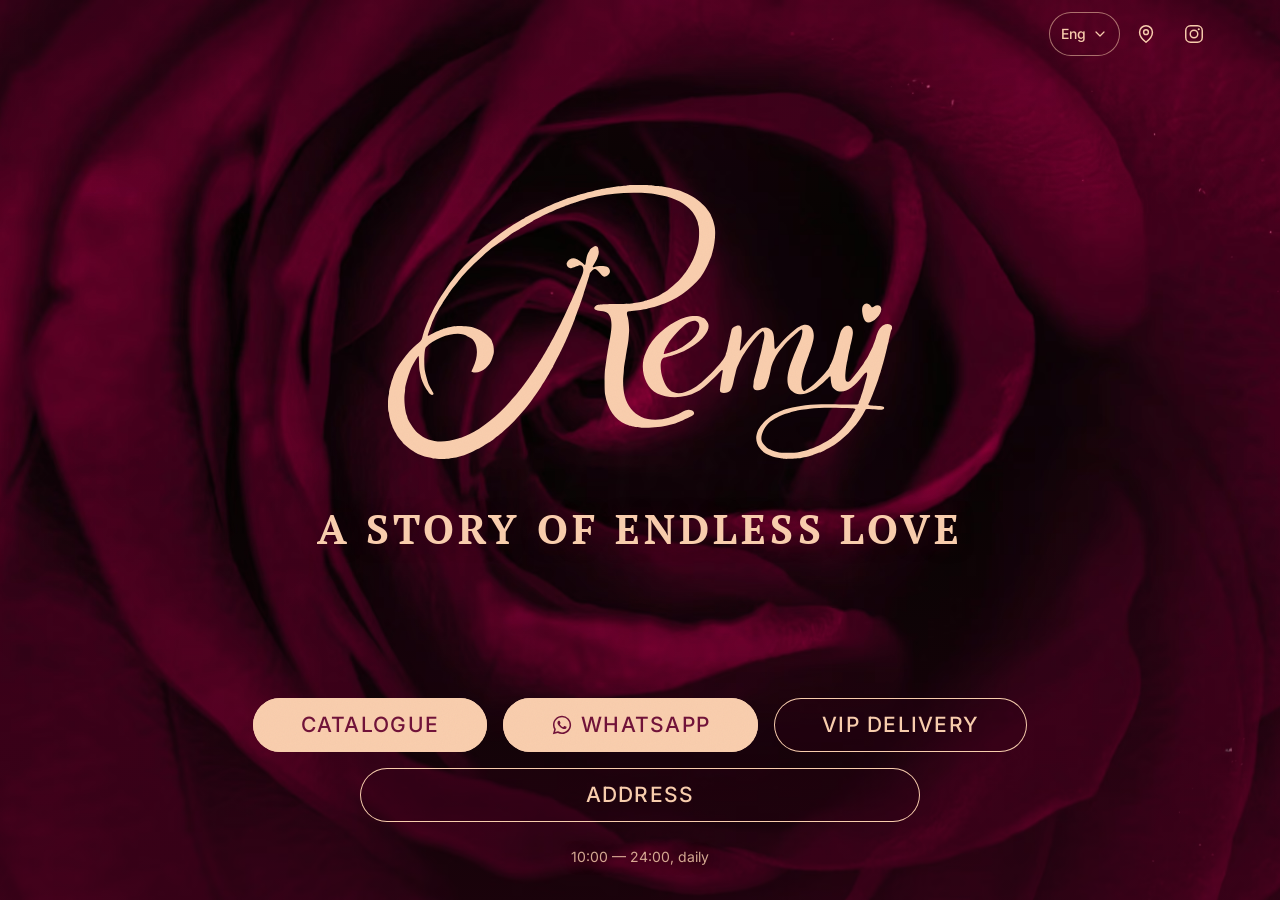
<file: index.html>
<!doctype html>
<html lang="ru">
<head>
<meta charset="utf-8">
<meta name="viewport" content="width=device-width,initial-scale=1">
<title>Remy Boutique Floral — букеты и доставка, Алматы</title>
<meta name="description" content="Цветочный бутик Remy в Алматы: каталог букетов с ценами, доставка 10:00–24:00 без выходных. пр. Абая, 118 блок 2. Заказ в WhatsApp: +7 705 666 61 63.">
<meta name="theme-color" content="#711339">
<link rel="canonical" href="https://remyfloral.kz/">

<meta property="og:type" content="website">
<meta property="og:site_name" content="Remy Boutique Floral">
<meta property="og:locale" content="ru_RU">
<meta property="og:url" content="https://remyfloral.kz/">
<meta property="og:title" content="Remy — история бесконечной любви">
<meta property="og:description" content="Каталог букетов с ценами и доставка по Алматы. Заказ в WhatsApp.">
<meta property="og:image" content="https://remyfloral.kz/assets/og-remy-v1.jpg">
<meta property="og:image:width" content="1200">
<meta property="og:image:height" content="630">
<meta property="og:image:alt" content="Букет Remy Boutique Floral">
<meta name="twitter:card" content="summary_large_image">

<link rel="icon" href="assets/favicon/favicon.svg" type="image/svg+xml">
<link rel="apple-touch-icon" href="assets/favicon/apple-touch-icon.png">
<link rel="manifest" href="assets/favicon/site.webmanifest">

<!-- LCP — роза с обложки брендбука, поэтому грузим её первой -->
<link rel="preload" as="image" href="assets/brand/rose.avif" type="image/avif" fetchpriority="high">
<link rel="preload" as="font" type="font/woff2" crossorigin
      href="assets/fonts/site-ptserif-700.woff2">
<link rel="stylesheet" href="css/fonts.css?v=4327e6af">
<link rel="stylesheet" href="css/styles.css?v=4327e6af">

<script>
  document.documentElement.classList.add('js');
  if (matchMedia('(prefers-reduced-motion: reduce)').matches)
    document.documentElement.classList.add('rm');
</script>
</head>
<body class="body--cover">

<a class="skip" href="#actions">К действиям</a>

<svg width="0" height="0" style="position:absolute" aria-hidden="true" focusable="false">
  <symbol id="i-pin" viewBox="0 0 24 24" fill="none" stroke="currentColor" stroke-width="1.6" stroke-linejoin="round">
    <path d="M12 21s7-5.4 7-11a7 7 0 1 0-14 0c0 5.6 7 11 7 11Z"/><circle cx="12" cy="10" r="2.6"/>
  </symbol>
  <symbol id="i-ig" viewBox="0 0 24 24" fill="none" stroke="currentColor" stroke-width="1.6">
    <rect x="3" y="3" width="18" height="18" rx="5.2"/>
    <circle cx="12" cy="12" r="4.1"/>
    <circle cx="17.2" cy="6.8" r="1.15" fill="currentColor" stroke="none"/>
  </symbol>
  <symbol id="i-wa" viewBox="0 0 24 24"><path fill="currentColor" d="M12.04 2c-5.46 0-9.9 4.44-9.9 9.9 0 1.75.46 3.45 1.32 4.95L2 22l5.3-1.38a9.86 9.86 0 0 0 4.74 1.2h.01c5.46 0 9.9-4.44 9.9-9.9 0-2.64-1.03-5.13-2.9-7A9.82 9.82 0 0 0 12.04 2Zm0 18.06h-.01a8.2 8.2 0 0 1-4.18-1.15l-.3-.18-3.1.81.83-3.03-.2-.31a8.19 8.19 0 0 1-1.26-4.38c0-4.54 3.7-8.23 8.23-8.23 2.2 0 4.26.86 5.82 2.41a8.18 8.18 0 0 1 2.41 5.83c0 4.54-3.7 8.23-8.24 8.23Zm4.52-6.16c-.25-.13-1.47-.72-1.69-.8-.23-.09-.39-.13-.56.12-.16.25-.64.8-.78.97-.15.16-.29.18-.53.06-.25-.13-1.05-.39-1.99-1.23-.74-.66-1.23-1.47-1.38-1.72-.14-.25-.01-.38.11-.5.11-.11.25-.29.37-.44.13-.15.17-.25.25-.42.09-.16.04-.31-.02-.43-.06-.13-.56-1.35-.77-1.84-.2-.49-.4-.42-.56-.43h-.47c-.16 0-.43.06-.65.31-.22.25-.85.84-.85 2.04s.87 2.37 1 2.53c.12.17 1.71 2.61 4.14 3.66.58.25 1.03.4 1.38.51.58.19 1.11.16 1.53.1.47-.07 1.47-.6 1.67-1.18.21-.58.21-1.08.15-1.18-.06-.11-.23-.17-.48-.29Z"/></symbol>
  <symbol id="i-chev" viewBox="0 0 24 24"><path fill="none" stroke="currentColor" stroke-width="1.8" stroke-linecap="round" stroke-linejoin="round" d="m6 9 6 6 6-6"/></symbol>
</svg>

<!-- Логотипа в панели нет: он и так стоит по центру экрана крупно,
     а два «Remy» на одном экране читаются как ошибка вёрстки. -->
<header class="topbar topbar--cover topbar--right on-rose">
  <nav class="topbar__nav" aria-label="Язык и ссылки">
    <details class="lang" id="lang">
      <summary class="lang__btn">
        <span class="sr-only" data-i18n="langLabel">Язык сайта</span>
        <span class="lang__cur" id="langCur">Рус</span>
        <svg class="lang__chev" aria-hidden="true"><use href="#i-chev"/></svg>
      </summary>
      <ul class="lang__menu" id="langMenu">
        <li><button type="button" data-lang="ru" lang="ru">Рус</button></li>
        <li><button type="button" data-lang="en" lang="en">Eng</button></li>
        <li><button type="button" data-lang="kk" lang="kk">Қаз</button></li>
      </ul>
    </details>

    <a class="iconbtn" href="https://2gis.kz/almaty/firm/70000001115419179" target="_blank" rel="noopener"
       aria-label="Мы на карте 2ГИС, откроется в новой вкладке">
      <svg viewBox="0 0 24 24" aria-hidden="true"><use href="#i-pin"/></svg>
    </a>
    <a class="iconbtn" href="https://www.instagram.com/remy_floral/" target="_blank" rel="noopener"
       aria-label="Instagram Remy, откроется в новой вкладке">
      <svg viewBox="0 0 24 24" aria-hidden="true"><use href="#i-ig"/></svg>
    </a>
  </nav>
</header>

<main class="cover on-rose" id="main">
  <picture class="cover__bg">
    <source srcset="assets/brand/rose.avif" type="image/avif">
    <img src="assets/brand/rose.webp" alt="" width="2400" height="1350"
         fetchpriority="high" decoding="sync">
  </picture>
  <div class="cover__veil" aria-hidden="true"></div>

  <div class="cover__inner">
    <img class="cover__mark" src="assets/logo-remy-peach.svg" alt="Remy" width="470" height="256">
    <h1 class="cover__title" data-i18n="tagline">История бесконечной любви</h1>
  </div>

  <nav class="cover__actions" id="actions" aria-label="Что сделать">
    <a class="abtn abtn--solid" href="catalog.html" data-i18n="btnCatalog">Каталог</a>
    <a class="abtn abtn--solid" data-wa="order" href="#" aria-label="WhatsApp">
      <svg class="ic" aria-hidden="true"><use href="#i-wa"/></svg><span data-i18n="btnWa">WhatsApp</span>
    </a>
    <a class="abtn" href="vip.html" data-i18n="btnVip">VIP-доставка</a>
    <a class="abtn abtn--wide" href="https://2gis.kz/almaty/firm/70000001115419179"
       target="_blank" rel="noopener" data-i18n="btnAddr">Адрес</a>
    <p class="cover__hours" data-i18n="hours">10:00 — 24:00, без выходных</p>
  </nav>
</main>

<div class="grain" aria-hidden="true"></div>

<script type="application/ld+json">
{
  "@context":"https://schema.org",
  "@type":"Florist",
  "@id":"https://remyfloral.kz/#business",
  "name":"Remy Boutique Floral",
  "alternateName":"Remy Flowers",
  "description":"Премиальный цветочный бутик в Алматы: букеты из свежей поставки, кондитерские изделия, товары для праздников, подарочная упаковка. Доставка по Алматы.",
  "url":"https://remyfloral.kz/",
  "telephone":"+77056666163",
  "image":"https://remyfloral.kz/assets/og-remy-v1.jpg",
  "address":{
    "@type":"PostalAddress",
    "streetAddress":"проспект Абая, 118, блок 2",
    "addressLocality":"Алматы",
    "postalCode":"050046",
    "addressCountry":"KZ"
  },
  "geo":{"@type":"GeoCoordinates","latitude":43.236682,"longitude":76.89043},
  "areaServed":{"@type":"City","name":"Алматы"},
  "openingHoursSpecification":[{
    "@type":"OpeningHoursSpecification",
    "dayOfWeek":["Monday","Tuesday","Wednesday","Thursday","Friday","Saturday","Sunday"],
    "opens":"10:00","closes":"23:59"
  }],
  "priceRange":"₸₸₸",
  "currenciesAccepted":"KZT",
  "paymentAccepted":"Наличные, оплата по QR",
  "foundingDate":"2026",
  "hasMap":"https://2gis.kz/almaty/firm/70000001115419179",
  "sameAs":[
    "https://www.instagram.com/remy_floral/",
    "https://2gis.kz/almaty/firm/70000001115419179"
  ]
}
</script>

<script src="js/i18n.js?v=4327e6af" defer></script>
<script src="js/app.js?v=4327e6af" defer></script>
</body>
</html>
</file>
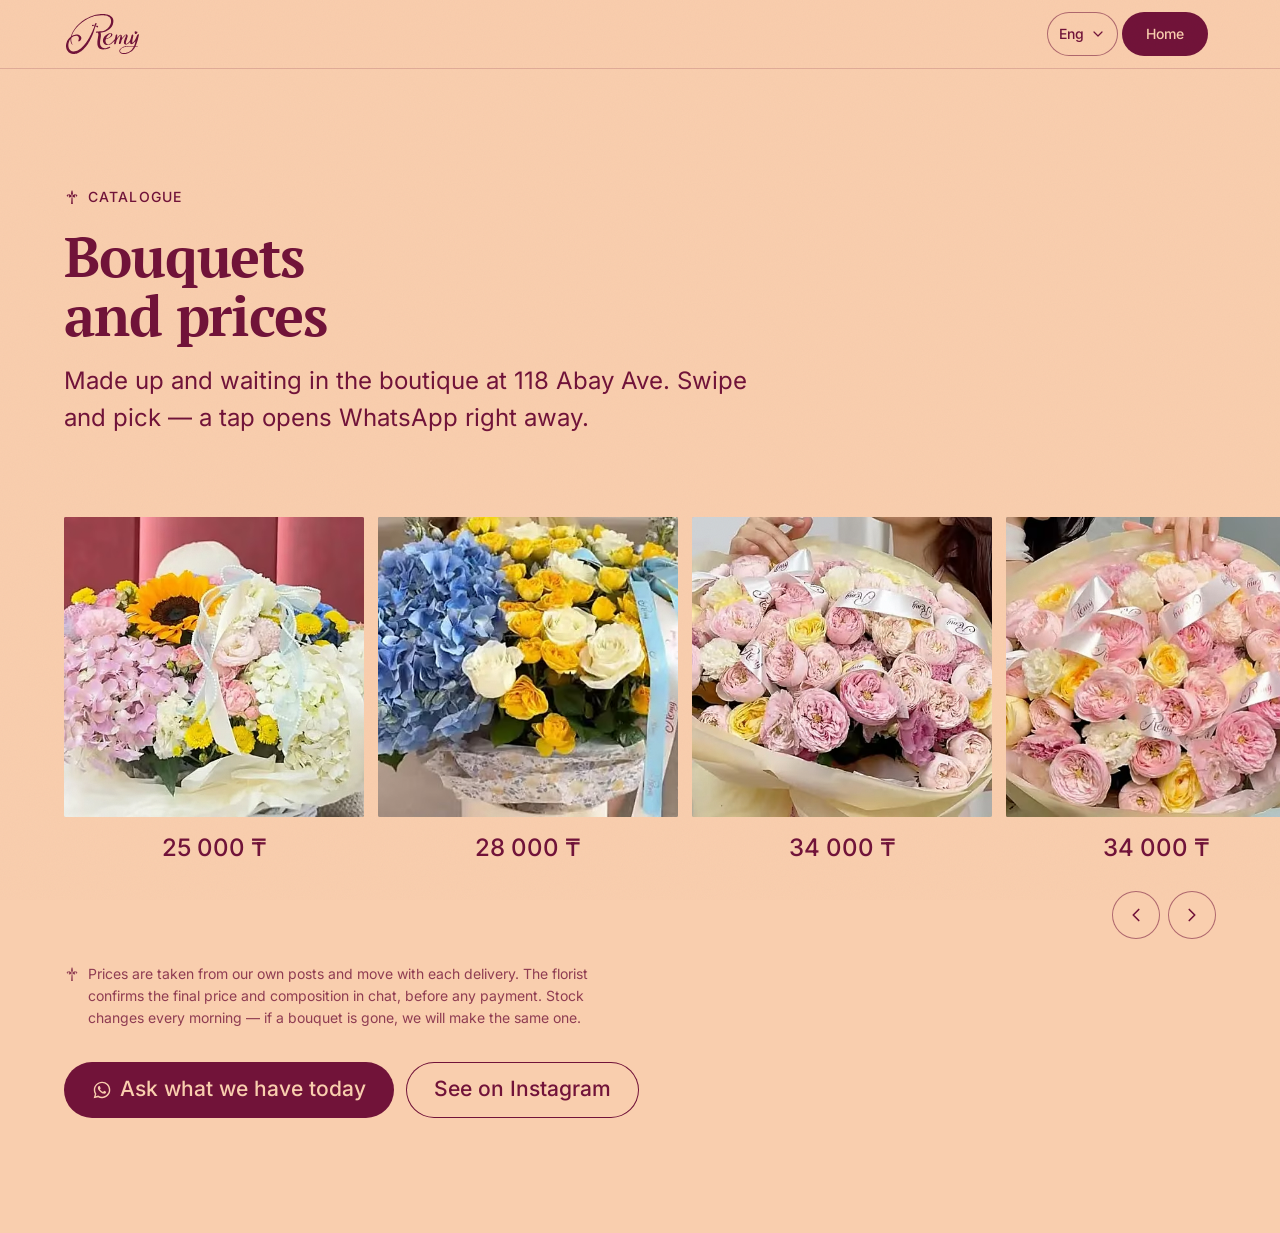
<file: catalog.html>
<!doctype html>
<html lang="ru">
<head>
<meta charset="utf-8">
<meta name="viewport" content="width=device-width,initial-scale=1">
<title>Каталог букетов с ценами — Remy Boutique Floral, Алматы</title>
<meta name="description" content="Готовые букеты Remy с ценами: от 25 000 ₸. Доставка по Алматы, 10:00 — 24:00 без выходных. Заказ в WhatsApp.">
<meta name="theme-color" content="#F9CEAE">
<link rel="canonical" href="https://remyfloral.kz/catalog.html">

<meta property="og:type" content="website">
<meta property="og:site_name" content="Remy Boutique Floral">
<meta property="og:locale" content="ru_RU">
<meta property="og:url" content="https://remyfloral.kz/catalog.html">
<meta property="og:title" content="Каталог букетов Remy — с ценами">
<meta property="og:description" content="Готовые букеты и цены. Доставка по Алматы. Заказ в WhatsApp.">
<meta property="og:image" content="https://remyfloral.kz/assets/og-remy-v1.jpg">
<meta property="og:image:width" content="1200">
<meta property="og:image:height" content="630">
<meta name="twitter:card" content="summary_large_image">

<link rel="icon" href="assets/favicon/favicon.svg" type="image/svg+xml">
<link rel="apple-touch-icon" href="assets/favicon/apple-touch-icon.png">
<link rel="manifest" href="assets/favicon/site.webmanifest">

<link rel="preload" as="font" type="font/woff2" crossorigin
      href="assets/fonts/site-ptserif-700.woff2">
<link rel="stylesheet" href="css/fonts.css?v=4327e6af">
<link rel="stylesheet" href="css/styles.css?v=4327e6af">

<script>
  document.documentElement.classList.add('js');
  if (matchMedia('(prefers-reduced-motion: reduce)').matches)
    document.documentElement.classList.add('rm');
</script>
</head>
<body>

<a class="skip" href="#main">К основному содержанию</a>

<svg width="0" height="0" style="position:absolute" aria-hidden="true" focusable="false">
  <symbol id="mark" viewBox="0 0 24 24">
    <path fill="currentColor" d="M12 1.6c1.05 1.6 1.5 3.35 1.32 5.06-.1.93-.4 1.83-.86 2.7l-.46.84-.46-.84c-.46-.87-.76-1.77-.86-2.7C10.5 4.95 10.95 3.2 12 1.6Z"/>
    <path fill="currentColor" d="M11.3 9.9c-1.1-1.02-2.3-1.7-3.55-1.92-1.42-.25-2.72.13-3.35 1.05-.5.73-.36 1.62.3 2.04.7.45 1.63.2 2.03-.5.2-.36.16-.72-.06-.94-.2-.2-.5-.2-.66-.02l-.5-.5c.48-.5 1.3-.5 1.83.03.6.6.7 1.6.24 2.4-.24.44-.6.78-1.02.98 1.5.36 3.1.02 4.5-.94l.5-.35-.26-1.33Z"/>
    <path fill="currentColor" d="M12.7 9.9c1.1-1.02 2.3-1.7 3.55-1.92 1.42-.25 2.72.13 3.35 1.05.5.73.36 1.62-.3 2.04-.7.45-1.63.2-2.03-.5-.2-.36-.16-.72.06-.94.2-.2.5-.2.66-.02l.5-.5c-.48-.5-1.3-.5-1.83.03-.6.6-.7 1.6-.24 2.4.24.44.6.78 1.02.98-1.5.36-3.1.02-4.5-.94l-.5-.35.26-1.33Z"/>
    <path fill="currentColor" d="M11.35 12.2h1.3l.62 10.2h-2.54l.62-10.2Z"/>
  </symbol>
      <symbol id="i-pin" viewBox="0 0 24 24" fill="none" stroke="currentColor" stroke-width="1.6" stroke-linejoin="round">
    <path d="M12 21s7-5.4 7-11a7 7 0 1 0-14 0c0 5.6 7 11 7 11Z"/><circle cx="12" cy="10" r="2.6"/>
  </symbol>
    <symbol id="i-wa" viewBox="0 0 24 24"><path fill="currentColor" d="M12.04 2c-5.46 0-9.9 4.44-9.9 9.9 0 1.75.46 3.45 1.32 4.95L2 22l5.3-1.38a9.86 9.86 0 0 0 4.74 1.2h.01c5.46 0 9.9-4.44 9.9-9.9 0-2.64-1.03-5.13-2.9-7A9.82 9.82 0 0 0 12.04 2Zm0 18.06h-.01a8.2 8.2 0 0 1-4.18-1.15l-.3-.18-3.1.81.83-3.03-.2-.31a8.19 8.19 0 0 1-1.26-4.38c0-4.54 3.7-8.23 8.23-8.23 2.2 0 4.26.86 5.82 2.41a8.18 8.18 0 0 1 2.41 5.83c0 4.54-3.7 8.23-8.24 8.23Zm4.52-6.16c-.25-.13-1.47-.72-1.69-.8-.23-.09-.39-.13-.56.12-.16.25-.64.8-.78.97-.15.16-.29.18-.53.06-.25-.13-1.05-.39-1.99-1.23-.74-.66-1.23-1.47-1.38-1.72-.14-.25-.01-.38.11-.5.11-.11.25-.29.37-.44.13-.15.17-.25.25-.42.09-.16.04-.31-.02-.43-.06-.13-.56-1.35-.77-1.84-.2-.49-.4-.42-.56-.43h-.47c-.16 0-.43.06-.65.31-.22.25-.85.84-.85 2.04s.87 2.37 1 2.53c.12.17 1.71 2.61 4.14 3.66.58.25 1.03.4 1.38.51.58.19 1.11.16 1.53.1.47-.07 1.47-.6 1.67-1.18.21-.58.21-1.08.15-1.18-.06-.11-.23-.17-.48-.29Z"/></symbol>
  <symbol id="i-ig" viewBox="0 0 24 24" fill="none" stroke="currentColor" stroke-width="1.6">
    <rect x="3" y="3" width="18" height="18" rx="5.2"/>
    <circle cx="12" cy="12" r="4.1"/>
    <circle cx="17.2" cy="6.8" r="1.15" fill="currentColor" stroke="none"/>
  </symbol>
  <symbol id="i-chev" viewBox="0 0 24 24"><path fill="none" stroke="currentColor" stroke-width="1.8" stroke-linecap="round" stroke-linejoin="round" d="m6 9 6 6 6-6"/></symbol>
</svg>

<!-- Панель сразу на молочном: бордового поля под ней нет -->
<header class="topbar is-solid" id="topbar">
  <a class="topbar__logo" href="index.html" aria-label="Remy Boutique Floral, на главную">
    <img src="assets/logo-remy.svg" alt="" width="470" height="256">
  </a>
  <nav class="topbar__nav" aria-label="Язык и ссылки">
    <details class="lang lang--dark" id="lang">
      <summary class="lang__btn">
        <span class="sr-only" data-i18n="langLabel">Язык сайта</span>
        <span class="lang__cur" id="langCur">Рус</span>
        <svg class="lang__chev" aria-hidden="true"><use href="#i-chev"/></svg>
      </summary>
      <ul class="lang__menu" id="langMenu">
        <li><button type="button" data-lang="ru" lang="ru">Рус</button></li>
        <li><button type="button" data-lang="en" lang="en">Eng</button></li>
        <li><button type="button" data-lang="kk" lang="kk">Қаз</button></li>
      </ul>
    </details>
    <a class="topbtn" href="index.html" data-i18n="back">На главную</a>
  </nav>
</header>

<main id="main" class="cat-main">

<section class="section cat-head" aria-labelledby="cat-h">
  <div class="wrap">
    <span class="eyebrow"><svg class="mark"><use href="#mark"/></svg><span data-i18n="catEyebrow">Каталог</span></span>
    <h1 class="h1 h1--cat" id="cat-h" data-i18n="catTitle">Букеты и цены</h1>
    <p class="lead" style="margin-top:var(--s-4)" data-i18n="catLead">Собраны и стоят в бутике на Абая, 118. Листайте и выбирайте — нажатие сразу открывает WhatsApp.</p>
  </div>
</section>

<section class="section" style="padding-top:0" aria-label="Список букетов">
  <div class="wrap">
    <div class="cards" id="catalog"></div>
    <div class="rail-nav">
      <button type="button" class="prev" data-rail="prev" aria-label="Предыдущие букеты" aria-controls="catalog">
        <svg aria-hidden="true"><use href="#i-chev"/></svg></button>
      <button type="button" class="next" data-rail="next" aria-label="Следующие букеты" aria-controls="catalog">
        <svg aria-hidden="true"><use href="#i-chev"/></svg></button>
    </div>
    <p class="cards-note">
      <svg class="mark" aria-hidden="true"><use href="#mark"/></svg>
      <span data-i18n="catNote">Цены взяты с наших публикаций и могут меняться вместе с поставкой. Итоговую стоимость и состав флорист подтверждает в переписке до оплаты. Наличие меняется каждое утро — если букет разобрали, соберём такой же.</span>
    </p>

    <div class="btn-row">
      <a class="btn btn--primary" data-wa="today" href="#">
        <svg class="ic"><use href="#i-wa"/></svg><span data-i18n="catAsk">Спросить, что есть сегодня</span>
      </a>
      <a class="btn btn--ghost" href="https://www.instagram.com/remy_floral/" target="_blank" rel="noopener"
         data-i18n="catIg">Смотреть в Instagram</a>
    </div>
  </div>
</section>

</main>

<div class="grain" aria-hidden="true"></div>


<script src="js/i18n.js?v=4327e6af" defer></script>
<script src="js/app.js?v=4327e6af" defer></script>
</body>
</html>
</file>
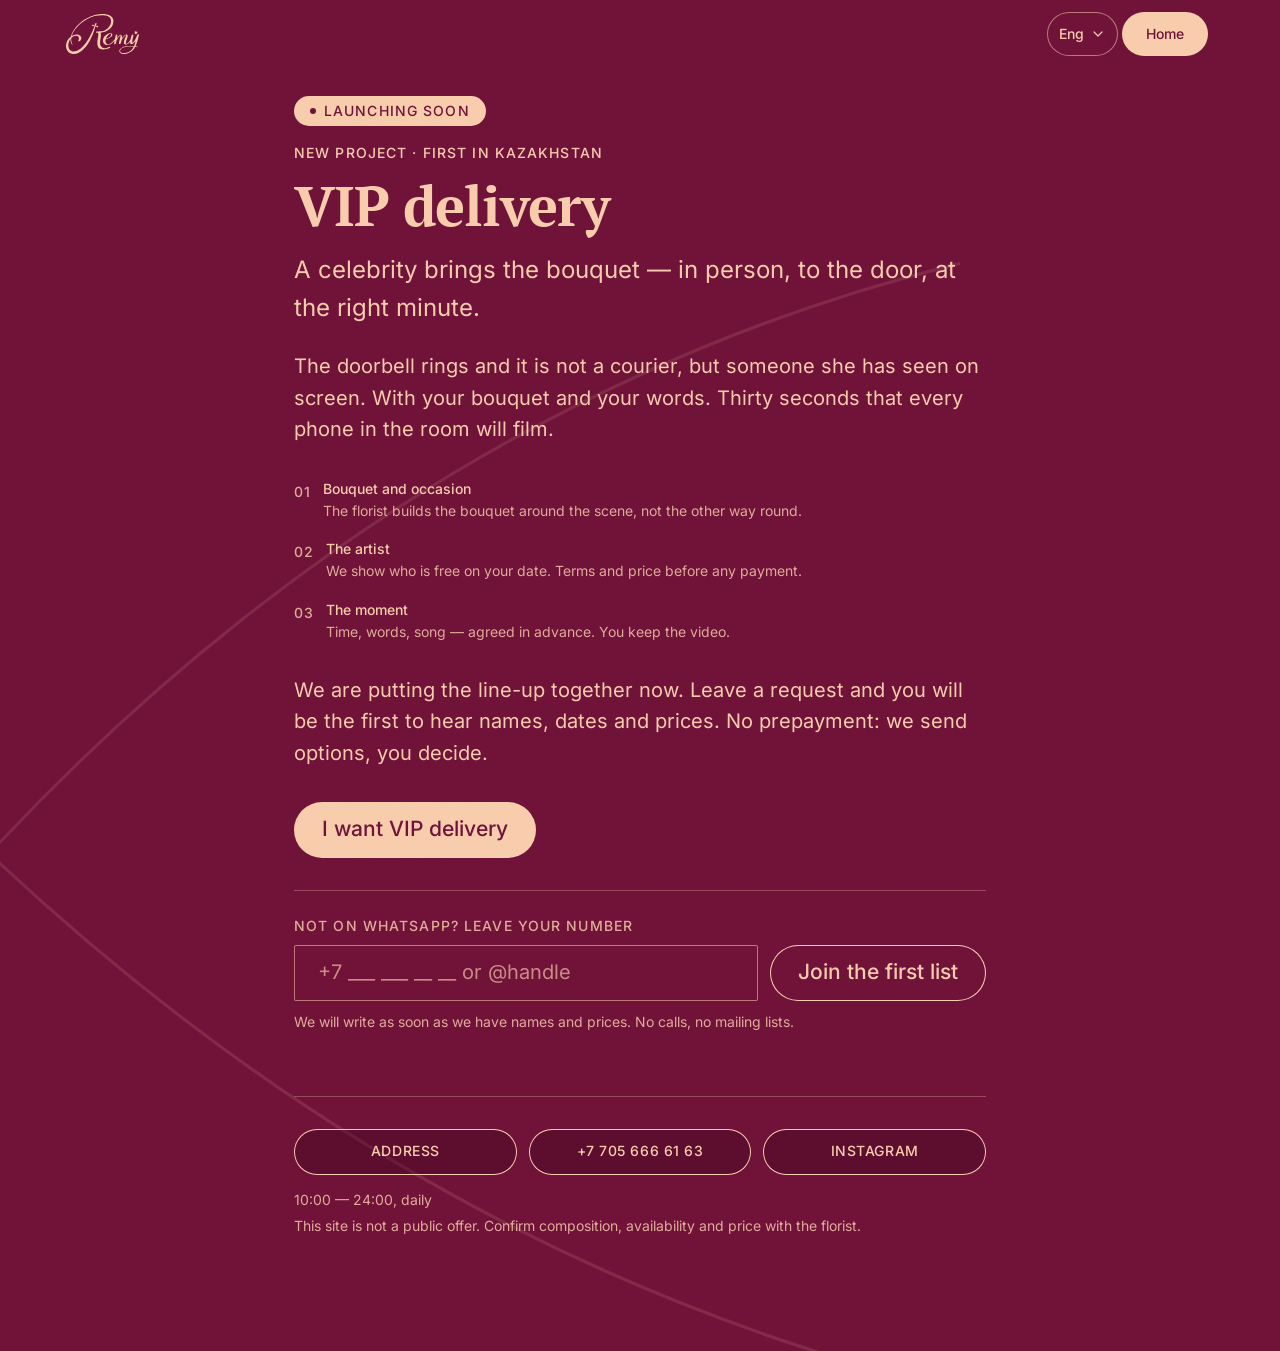
<file: vip.html>
<!doctype html>
<html lang="ru">
<head>
<meta charset="utf-8">
<meta name="viewport" content="width=device-width,initial-scale=1">
<title>VIP-доставка — Remy Boutique Floral, Алматы</title>
<meta name="description" content="VIP-доставка Remy: букет привозит знаменитость — лично, к двери. Впервые в Казахстане. Готовим к запуску, оставьте заявку.">
<meta name="theme-color" content="#711339">
<link rel="canonical" href="https://remyfloral.kz/vip.html">

<meta property="og:type" content="website">
<meta property="og:site_name" content="Remy Boutique Floral">
<meta property="og:locale" content="ru_RU">
<meta property="og:url" content="https://remyfloral.kz/vip.html">
<meta property="og:title" content="VIP-доставка — букет привозит знаменитость">
<meta property="og:description" content="Впервые в Казахстане. Готовим к запуску — оставьте заявку и узнайте имена и цены первыми.">
<meta property="og:image" content="https://remyfloral.kz/assets/og-remy-v1.jpg">
<meta property="og:image:width" content="1200">
<meta property="og:image:height" content="630">
<meta name="twitter:card" content="summary_large_image">

<link rel="icon" href="assets/favicon/favicon.svg" type="image/svg+xml">
<link rel="apple-touch-icon" href="assets/favicon/apple-touch-icon.png">
<link rel="manifest" href="assets/favicon/site.webmanifest">

<link rel="preload" as="font" type="font/woff2" crossorigin
      href="assets/fonts/site-ptserif-700.woff2">
<link rel="stylesheet" href="css/fonts.css?v=4327e6af">
<link rel="stylesheet" href="css/styles.css?v=4327e6af">

<script>
  document.documentElement.classList.add('js');
  if (matchMedia('(prefers-reduced-motion: reduce)').matches)
    document.documentElement.classList.add('rm');
</script>
</head>
<body class="page-rose">

<a class="skip" href="#main">К основному содержанию</a>

<svg width="0" height="0" style="position:absolute" aria-hidden="true" focusable="false">
  <symbol id="mark" viewBox="0 0 24 24">
    <path fill="currentColor" d="M12 1.6c1.05 1.6 1.5 3.35 1.32 5.06-.1.93-.4 1.83-.86 2.7l-.46.84-.46-.84c-.46-.87-.76-1.77-.86-2.7C10.5 4.95 10.95 3.2 12 1.6Z"/>
    <path fill="currentColor" d="M11.3 9.9c-1.1-1.02-2.3-1.7-3.55-1.92-1.42-.25-2.72.13-3.35 1.05-.5.73-.36 1.62.3 2.04.7.45 1.63.2 2.03-.5.2-.36.16-.72-.06-.94-.2-.2-.5-.2-.66-.02l-.5-.5c.48-.5 1.3-.5 1.83.03.6.6.7 1.6.24 2.4-.24.44-.6.78-1.02.98 1.5.36 3.1.02 4.5-.94l.5-.35-.26-1.33Z"/>
    <path fill="currentColor" d="M12.7 9.9c1.1-1.02 2.3-1.7 3.55-1.92 1.42-.25 2.72.13 3.35 1.05.5.73.36 1.62-.3 2.04-.7.45-1.63.2-2.03-.5-.2-.36-.16-.72.06-.94.2-.2.5-.2.66-.02l.5-.5c-.48-.5-1.3-.5-1.83.03-.6.6-.7 1.6-.24 2.4.24.44.6.78 1.02.98-1.5.36-3.1.02-4.5-.94l-.5-.35.26-1.33Z"/>
    <path fill="currentColor" d="M11.35 12.2h1.3l.62 10.2h-2.54l.62-10.2Z"/>
  </symbol>
  <symbol id="i-pin" viewBox="0 0 24 24" fill="none" stroke="currentColor" stroke-width="1.6" stroke-linejoin="round">
    <path d="M12 21s7-5.4 7-11a7 7 0 1 0-14 0c0 5.6 7 11 7 11Z"/><circle cx="12" cy="10" r="2.6"/>
  </symbol>
  <symbol id="i-ig" viewBox="0 0 24 24" fill="none" stroke="currentColor" stroke-width="1.6">
    <rect x="3" y="3" width="18" height="18" rx="5.2"/>
    <circle cx="12" cy="12" r="4.1"/>
    <circle cx="17.2" cy="6.8" r="1.15" fill="currentColor" stroke="none"/>
  </symbol>
  <symbol id="i-chev" viewBox="0 0 24 24"><path fill="none" stroke="currentColor" stroke-width="1.8" stroke-linecap="round" stroke-linejoin="round" d="m6 9 6 6 6-6"/></symbol>
</svg>

<header class="topbar topbar--cover on-rose">
  <a class="topbar__logo" href="index.html" aria-label="Remy Boutique Floral, на главную">
    <img src="assets/logo-remy-peach.svg" alt="" width="470" height="256">
  </a>
  <nav class="topbar__nav" aria-label="Язык и ссылки">
    <details class="lang" id="lang">
      <summary class="lang__btn">
        <span class="sr-only" data-i18n="langLabel">Язык сайта</span>
        <span class="lang__cur" id="langCur">Рус</span>
        <svg class="lang__chev" aria-hidden="true"><use href="#i-chev"/></svg>
      </summary>
      <ul class="lang__menu" id="langMenu">
        <li><button type="button" data-lang="ru" lang="ru">Рус</button></li>
        <li><button type="button" data-lang="en" lang="en">Eng</button></li>
        <li><button type="button" data-lang="kk" lang="kk">Қаз</button></li>
      </ul>
    </details>
    <a class="topbtn" href="index.html" data-i18n="back">На главную</a>
  </nav>
</header>

<main id="main" class="inner on-rose">
  <div class="cross" aria-hidden="true">
    <svg viewBox="0 0 600 600" preserveAspectRatio="none">
      <path d="M-60 520C120 300 380 180 660 150"/>
      <path d="M-60 180C160 380 400 470 660 500"/>
    </svg>
  </div>

  <div class="wrap inner__body">
    <span class="chip"><span class="chip__dot"></span><span data-i18n="vipChip">Готовим к запуску</span></span>
    <span class="eyebrow" style="display:block;margin-top:var(--s-4)" data-i18n="vipEyebrow">Новый проект · впервые в Казахстане</span>
    <h1 class="h1 h1--cat" data-i18n="vipTitle">VIP-доставка</h1>
    <p class="lead" style="margin-top:var(--s-4)" data-i18n="vipLead">Букет привозит знаменитость — лично, к двери, в нужную минуту.</p>
    <p class="body" style="margin-top:var(--s-5)" data-i18n="vipBody">В дверь звонит не курьер, а человек, которого она видела на экране. С вашим букетом и вашими словами. Тридцать секунд, которые снимут на все телефоны в квартире.</p>

    <ul class="steps">
      <li class="step"><span class="step__n">01</span><span><b data-i18n="vipS1t">Букет и повод</b><span data-i18n="vipS1d">Флорист собирает букет под сцену, а не наоборот.</span></span></li>
      <li class="step"><span class="step__n">02</span><span><b data-i18n="vipS2t">Артист</b><span data-i18n="vipS2d">Покажем, кто свободен на вашу дату. Условия и цена — до оплаты.</span></span></li>
      <li class="step"><span class="step__n">03</span><span><b data-i18n="vipS3t">Вручение</b><span data-i18n="vipS3d">Время, слова, песня — согласуем заранее. У вас останется видео.</span></span></li>
    </ul>

    <p class="body" style="margin-top:var(--s-6)" data-i18n="vipTail">Сейчас собираем состав артистов. Оставьте заявку — назовём имена, даты и цены первыми. Предоплаты нет: сначала присылаем варианты, решаете вы.</p>

    <div class="btn-row">
      <a class="btn btn--primary" data-wa="vip" href="#" data-i18n="vipBtn">Хочу VIP-доставку</a>
    </div>

    <form class="waitlist" id="waitlist" method="post" novalidate>
      <label class="lbl" for="wl" data-i18n="wlLabel">Не пользуетесь WhatsApp? Оставьте номер</label>
      <div class="waitlist__row">
        <input class="field" id="wl" name="contact" type="tel" inputmode="tel"
               autocomplete="tel" placeholder="+7 ___ ___ __ __ или @ник"
               data-i18n-ph="wlPlaceholder" aria-describedby="wlNote">
        <button class="btn btn--ghost" type="submit" data-i18n="wlBtn">В список первых</button>
      </div>
      <p class="micro" id="wlNote" style="margin-top:var(--s-3)" role="status" data-i18n="wlNote">Напишем, как только будут имена и цены. Без звонков и рассылок.</p>
    </form>

    <div class="endbar">
      <a class="abtn abtn--sm" href="https://2gis.kz/almaty/firm/70000001115419179"
         target="_blank" rel="noopener" data-i18n="btnAddr">Адрес</a>
      <a class="abtn abtn--sm" href="tel:+77056666163" data-goal="call_click">+7 705 666 61 63</a>
      <a class="abtn abtn--sm" href="https://www.instagram.com/remy_floral/" target="_blank" rel="noopener">Instagram</a>
    </div>
    <p class="micro" style="margin-top:var(--s-4)" data-i18n="hours">10:00 — 24:00, без выходных</p>
    <p class="micro" style="margin-top:var(--s-2)" data-i18n="legal">Сайт не является публичной офертой. Состав букета, наличие и цену уточняйте у флориста.</p>
  </div>
</main>

<div class="grain" aria-hidden="true"></div>

<script src="js/i18n.js?v=4327e6af" defer></script>
<script src="js/app.js?v=4327e6af" defer></script>
</body>
</html>
</file>
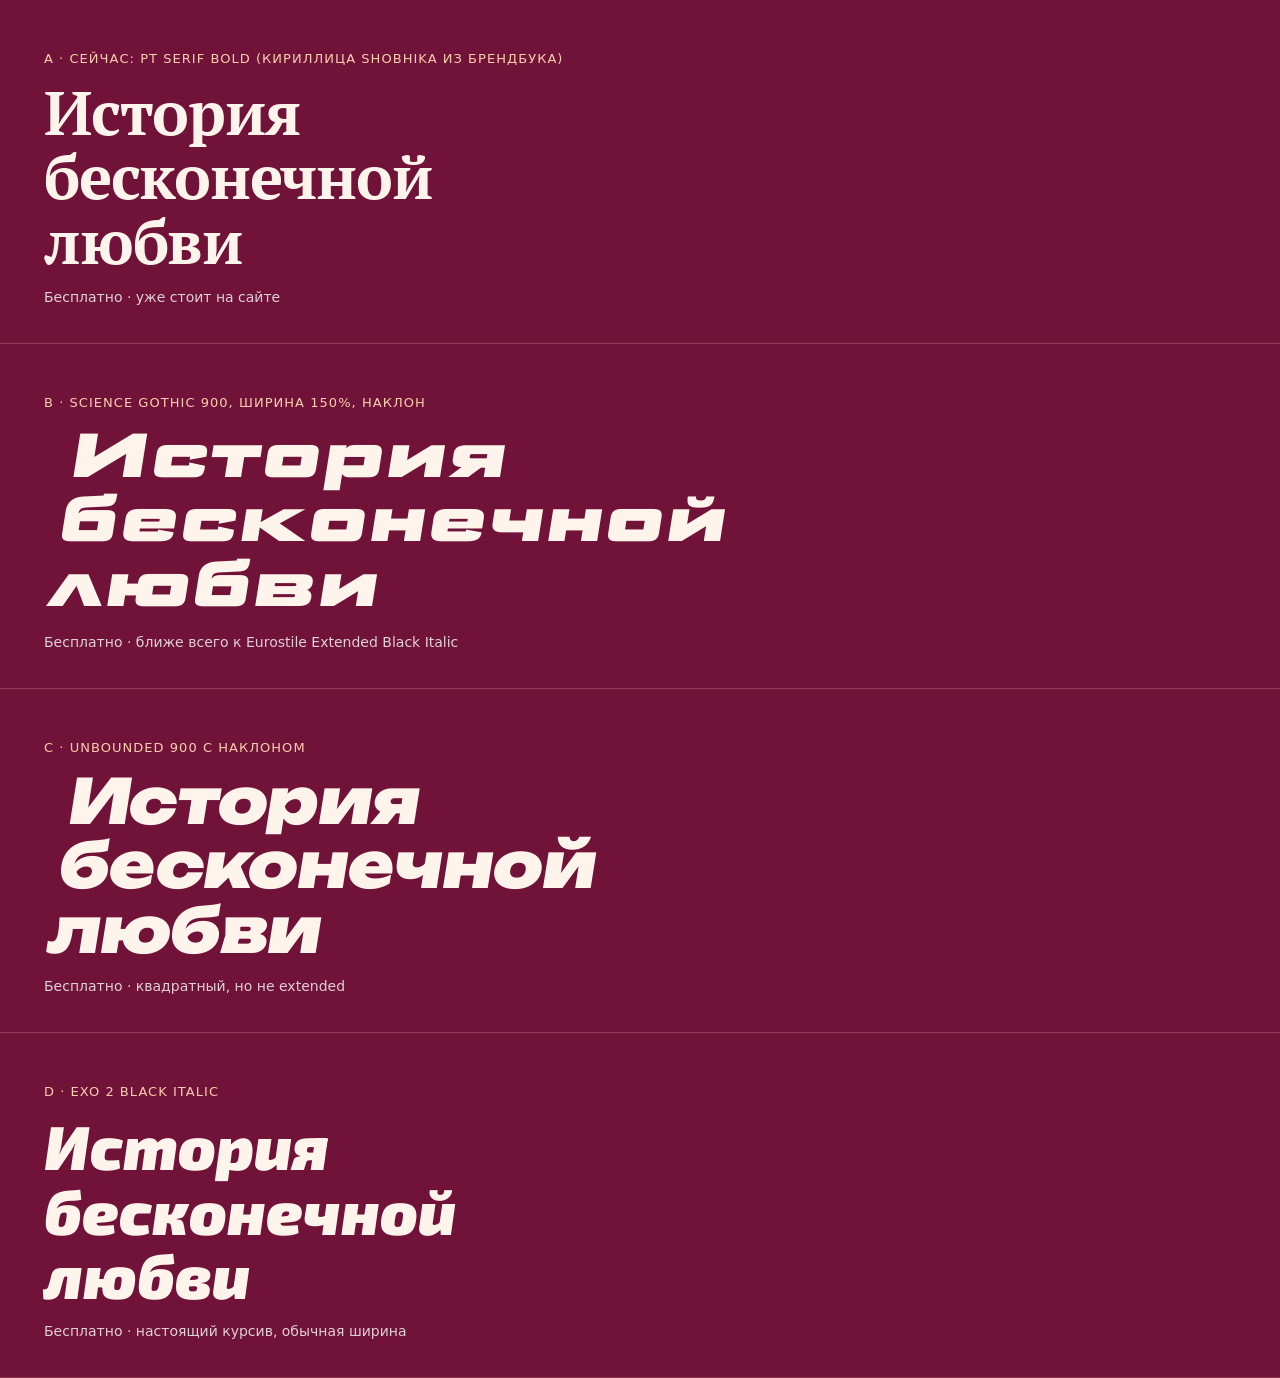
<file: tools/_fonttest.html>
<!doctype html>
<html lang="ru"><head><meta charset="utf-8">
<title>Сравнение шрифтов заголовка</title>
<link rel="preconnect" href="https://fonts.gstatic.com" crossorigin>
<link href="https://fonts.googleapis.com/css2?family=Science+Gothic:wdth,wght@150,900&family=Unbounded:wght@800;900&family=Exo+2:ital,wght@1,900&family=PT+Serif:wght@700&display=swap" rel="stylesheet">
<style>
  body{margin:0;background:#711339;color:#FEF4EC;font-family:Inter,system-ui,sans-serif}
  .row{padding:38px 44px;border-bottom:1px solid rgba(249,206,174,.22)}
  .tag{font-size:13px;letter-spacing:.08em;text-transform:uppercase;color:#F9CEAE;margin-bottom:14px}
  .t{font-size:62px;line-height:1.04;letter-spacing:-.02em;max-width:13ch;color:#FEF4EC;margin:0}
  .a{font-family:"PT Serif",serif;font-weight:700}
  .b{font-family:"Science Gothic",sans-serif;font-weight:900;font-stretch:150%;
     transform:skewX(-9deg);transform-origin:left bottom;letter-spacing:0}
  .c{font-family:"Unbounded",sans-serif;font-weight:900;transform:skewX(-9deg);
     transform-origin:left bottom;letter-spacing:-.01em}
  .d{font-family:"Exo 2",sans-serif;font-weight:900;font-style:italic;letter-spacing:0}
  small{display:block;margin-top:16px;font-size:14px;color:#DDD0D6}
</style></head><body>
  <div class="row"><p class="tag">A · сейчас: PT Serif Bold (кириллица Shobhika из брендбука)</p>
    <h2 class="t a">История бесконечной любви</h2><small>Бесплатно · уже стоит на сайте</small></div>
  <div class="row"><p class="tag">B · Science Gothic 900, ширина 150%, наклон</p>
    <h2 class="t b">История бесконечной любви</h2><small>Бесплатно · ближе всего к Eurostile Extended Black Italic</small></div>
  <div class="row"><p class="tag">C · Unbounded 900 с наклоном</p>
    <h2 class="t c">История бесконечной любви</h2><small>Бесплатно · квадратный, но не extended</small></div>
  <div class="row"><p class="tag">D · Exo 2 Black Italic</p>
    <h2 class="t d">История бесконечной любви</h2><small>Бесплатно · настоящий курсив, обычная ширина</small></div>
</body></html>
</file>
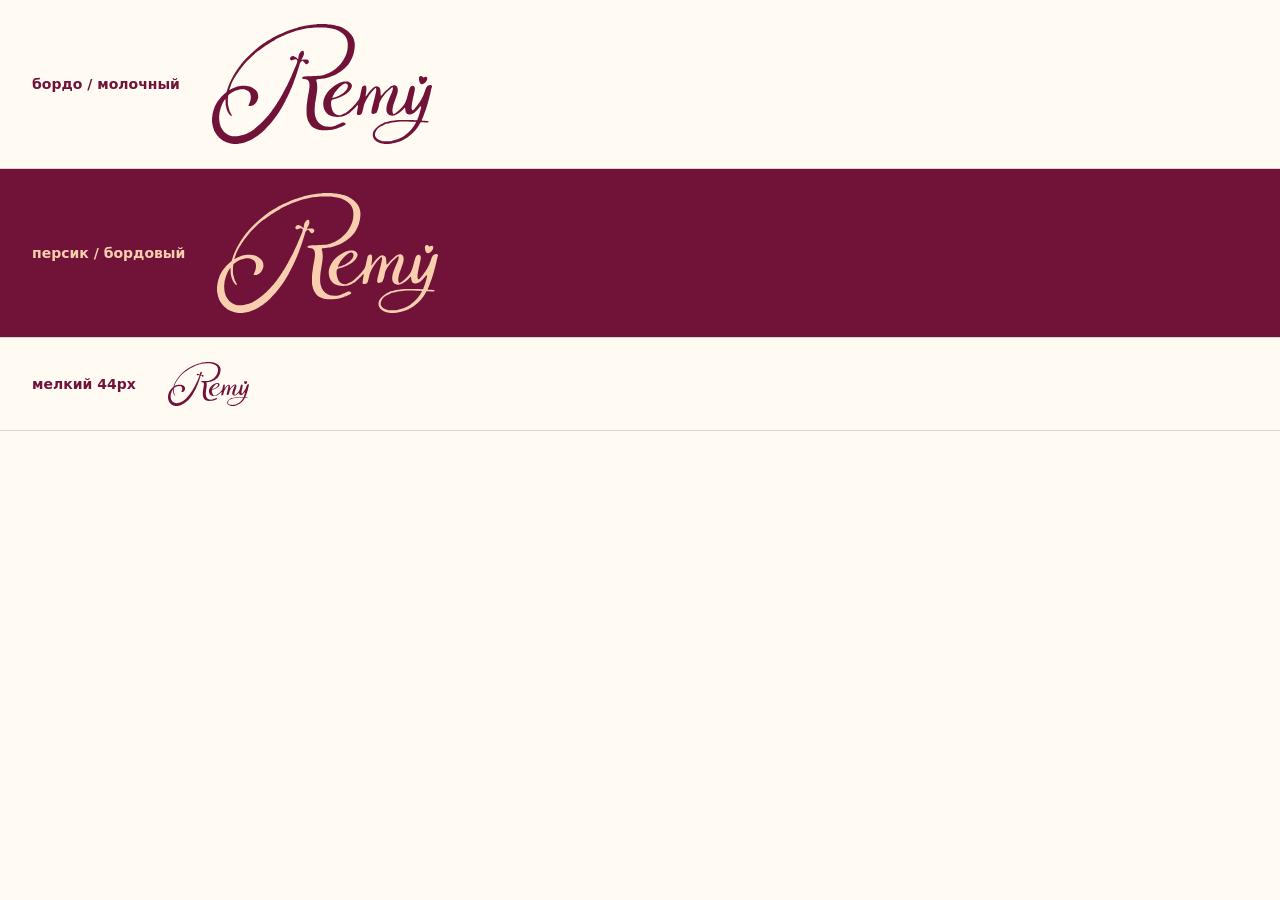
<file: tools/logo-check.html>
<!doctype html><meta charset="utf-8"><title>logo check</title>
<style>body{margin:0;font:14px system-ui;background:#FFFBF3;color:#711339}
.row{display:flex;align-items:center;gap:32px;padding:24px 32px;border-bottom:1px solid #DDD0D6}
.dark{background:#711339;color:#F9CEAE}
img{height:120px}</style>
<div class="row"><b>бордо / молочный</b><img src="../assets/logo-remy.svg" alt="Remy"></div>
<div class="row dark"><b>персик / бордовый</b><img src="../assets/logo-remy-peach.svg" alt="Remy"></div>
<div class="row"><b>мелкий 44px</b><img src="../assets/logo-remy.svg" style="height:44px" alt="Remy"></div>
</file>
<file: css/fonts.css>
/* Сгенерировано tools/subset_site_fonts.py — руками не править.

   Шрифты лежат локально: на открытии магазина сайт не должен
   зависеть от чужого CDN, а лишний DNS+TLS бьёт по LCP.

   В файлах ровно те знаки, что встречаются на страницах на трёх
   языках, включая казахские ә ғ қ ң ө ү ұ һ і. Поэтому
   unicode-range не нужен, а вес каждого файла — единицы КБ.

   Shobhika из брендбука в вебе не существует; её кириллица —
   это PT Serif знак в знак, поэтому заголовки набраны им. */
@font-face{
  font-family:'PT Serif';font-style:normal;font-weight:700;font-display:swap;
  src:url(../assets/fonts/site-ptserif-700.woff2) format('woff2');
}
@font-face{
  font-family:'Inter';font-style:normal;font-weight:400;font-display:swap;
  src:url(../assets/fonts/site-inter-400.woff2) format('woff2');
}
@font-face{
  font-family:'Inter';font-style:normal;font-weight:500;font-display:swap;
  src:url(../assets/fonts/site-inter-500.woff2) format('woff2');
}
@font-face{
  font-family:'Inter';font-style:normal;font-weight:700;font-display:swap;
  src:url(../assets/fonts/site-inter-700.woff2) format('woff2');
}
</file>
<file: css/styles.css>
/* ═══════════════════════════════════════════════════════════════
   REMY BOUTIQUE FLORAL — лендинг-визитка
   Палитра и типографика — по брендбуку, отклонения прокомментированы.
   ═══════════════════════════════════════════════════════════════ */

:root{
  color-scheme: light;

  /* ── Бренд: ровно два цвета ──────────────────────────────────
     Решение заказчика (27.07): сайт живёт в двух красках брендбука,
     они меняются местами — то фон, то текст. Персиковый и чёрный
     из палитры сознательно не используются. Полутона делаются
     ТОЛЬКО прозрачностью этих двух, новых оттенков не заводим. */
  --rose-500:#711339;
  /* «Персиковый бежевый» из брендбука. Взят пипеткой с обложки —
     логотип «Remy» напечатан ровно этим цветом. Раньше здесь стоял
     «цветочный белый» #FFFBF3, он читался как обычный белый. */
  --cream:#F9CEAE;

  /* ── Семантика · молочное поле ───────────────────────────── */
  --bg:var(--cream);
  --surface:transparent;
  --surface-sunken:transparent;
  --text:var(--rose-500);        /* 10.97:1 */
  --text-head:var(--rose-500);
  --text-muted:rgba(113,19,57,.78);   /* 7.4:1 — проходит AAA */
  --border:rgba(113,19,57,.55);       /* 4.7:1 — обводка контрола */
  --divider:rgba(113,19,57,.30);
  --hairline:rgba(113,19,57,.18);     /* только декор */
  --accent:var(--rose-500);
  --accent-hover:rgba(113,19,57,.86);
  --on-accent:var(--cream);
  --focus:var(--rose-500);
  --scrim:rgba(113,19,57,.80);

  /* ── Типографика ─────────────────────────────────────────── */
  /* Заголовки — Shobhika (её кириллица и есть PT Serif, см. брендбук
     стр 11–13). Брендбук набирает «ИСТОРИЯ БЕСКОНЕЧНОЙ ЛЮБВИ» именно
     засечным в капсе — так же, как на баннере со стр 38.
     Science Gothic скачан и лежит в assets/fonts + css/fonts.css:
     чтобы вернуть «евростайл», достаточно поменять эту строку. */
  --ff-display:"PT Serif",Georgia,"Times New Roman",serif;
  --ff-ui:"Inter",system-ui,-apple-system,"Segoe UI",sans-serif;

  /* Шкала на ступень выше исходной по просьбе заказчика: страницу
     читают с телефона в шумном зале. */
  --fs-h1:clamp(2.50rem,1.30rem + 6.00vw,4.75rem);
  --fs-h2:clamp(2.125rem,1.25rem + 4.40vw,3.50rem);
  --fs-h3:clamp(1.875rem,1.15rem + 3.60vw,2.875rem);
  --fs-h4:clamp(1.375rem,0.95rem + 2.20vw,2.00rem);
  --fs-lead:clamp(1.25rem,1.05rem + 0.85vw,1.50rem);
  --fs-body:clamp(1.0625rem,1.00rem + 0.40vw,1.25rem);
  --fs-cta:clamp(1.125rem,1.05rem + 0.45vw,1.3125rem);
  --fs-micro:0.875rem;

  --lh-display:1.06; --lh-h4:1.16; --lh-body:1.58; --lh-ui:1.35;
  --ls-display:-0.02em;  /* = кернинг брендбука −2% */
  --ls-caps:0.08em;
  --fw-med:500; --fw-bold:700;

  /* 12ch, а не 14: на выросшем кегле «бесконечной» иначе не влезает
     в 375px и слово рвётся переносом */
  /* 46ch, а не 34: узкий lead был рассчитан на hero, где строка стояла
     под заголовком. В секциях он оставлял рваную колонку слева и пустоту
     справа — ровно то, на что жаловался заказчик. */
  --maxw-display:12ch; --maxw-lead:46ch; --maxw-text:62ch; --maxw-page:1360px;

  /* ── Пространство ────────────────────────────────────────── */
  --s-1:4px; --s-2:8px; --s-3:12px; --s-4:16px; --s-5:24px;
  --s-6:32px; --s-7:48px; --s-8:64px; --s-9:96px;
  --pad-x:clamp(20px,5vw,64px);
  --section-y:clamp(64px,9vw,160px);
  --gap-panel:clamp(24px,3.5vw,56px);
  --gap-tile:clamp(8px,1.2vw,14px);
  --tap:44px; --row:56px; --ctl:56px;

  /* ── Радиусы: углы прямые, смягчают дуги ─────────────────── */
  --r-hair:2px;
  --r-pill:999px;
  --r-panel:0;
  --arch:999px 999px var(--r-hair) var(--r-hair);

  /* ── Тени: ровно 2 функциональные, тонированные ──────────── */
  --sh-sheet:0 -12px 32px -8px rgba(87,16,41,.18);
  --sh-bar:0 -8px 24px -12px rgba(87,16,41,.14);
  --sh-plate:inset 0 0 0 1px rgba(249,206,174,.14);

  --z-arc:1; --z-content:2; --z-sticky:40; --z-grain:55; --z-sheet:70; --z-skip:90;

  /* ── Движение ────────────────────────────────────────────── */
  --dur-1:120ms; --dur-2:180ms; --dur-3:260ms; --dur-4:360ms; --dur-5:520ms;
  --dur-exit:220ms;
  --ease-out:cubic-bezier(.16,1,.3,1);   /* экспо-out, максимум y = 1 */
  --ease-in:cubic-bezier(.4,0,1,1);
  --ease-arc:cubic-bezier(.22,.61,.36,1);
}

/* Те же две краски, поменянные местами */
.on-rose{
  --bg:var(--rose-500);
  --surface:transparent;
  --surface-sunken:transparent;
  --text:var(--cream);           /* 10.97:1 */
  --text-head:var(--cream);
  --text-muted:rgba(249,206,174,.82);  /* 7.7:1 */
  --border:rgba(249,206,174,.55);      /* 4.9:1 */
  --divider:rgba(249,206,174,.30);
  --hairline:rgba(249,206,174,.12);   /* дуги-декор поверх текста были заметнее самого текста */
  --accent:var(--cream);
  --accent-hover:rgba(249,206,174,.88);
  --on-accent:var(--rose-500);
  --focus:var(--cream);
}

@media (prefers-contrast: more){
  :root{ --text-muted:var(--rose-500); --border:var(--rose-500); --divider:rgba(113,19,57,.6) }
  .on-rose{ --text-muted:var(--cream); --border:var(--cream); --divider:rgba(249,206,174,.6) }
}

/* Шрифты подключены отдельным <link> на css/fonts.css в <head>.
   Он генерируется из ответа Google Fonts скриптами tools/fetch_fonts.py
   + tools/subset_fonts.py и лежит локально: на мероприятии не должно
   быть зависимости от чужого CDN. @import здесь не используем — он
   добавил бы лишнюю цепочку запросов и ударил по LCP. */

/* ── Сброс ─────────────────────────────────────────────────── */
*,*::before,*::after{box-sizing:border-box}
html{-webkit-text-size-adjust:100%;scroll-behavior:smooth}
body{
  margin:0; background:var(--bg); color:var(--text);
  font:400 var(--fs-body)/var(--lh-body) var(--ff-ui);
  -webkit-font-smoothing:antialiased; overflow-x:hidden;
}
img,svg{display:block;max-width:100%}
h1,h2,h3,p,figure,ul{margin:0}
ul{padding:0;list-style:none}
button,input,select{font:inherit;color:inherit}

.sr-only{
  position:absolute;width:1px;height:1px;padding:0;margin:-1px;
  overflow:hidden;clip:rect(0 0 0 0);white-space:nowrap;border:0;
}
.skip{
  position:absolute;left:var(--s-4);top:-100px;z-index:var(--z-skip);
  background:var(--rose-500);color:var(--cream);
  padding:var(--s-3) var(--s-5);border-radius:var(--r-pill);
  text-decoration:none;transition:top var(--dur-2) var(--ease-out);
}
.skip:focus{top:var(--s-4)}

/* ── Типографические классы ────────────────────────────────── */
.h1,.h2,.h3{
  font-family:var(--ff-display); font-weight:var(--fw-bold);
  line-height:var(--lh-display); letter-spacing:var(--ls-display);
  color:var(--text-head); text-wrap:balance; hyphens:none;
}
/* min(100%,…) — страховка от вылета длинного неразрывного слова
   при любом кегле; перенос по-прежнему раскладывает text-wrap:balance. */
.h1{font-size:var(--fs-h1);max-width:min(100%,var(--maxw-display))}
.h2{font-size:var(--fs-h3);max-width:100%}
.h2--wide{font-size:var(--fs-h2);max-width:min(100%,var(--maxw-display))}
.h3{font-size:var(--fs-h4);line-height:var(--lh-h4)}
.lead{font-size:var(--fs-lead);max-width:var(--maxw-lead);color:var(--text)}
.body{max-width:var(--maxw-text);color:var(--text);text-wrap:pretty}
.micro{font-size:var(--fs-micro);color:var(--text-muted);line-height:var(--lh-ui)}

.eyebrow{
  display:inline-flex;align-items:center;gap:var(--s-2);
  font-size:var(--fs-micro);font-weight:var(--fw-med);
  letter-spacing:var(--ls-caps);text-transform:uppercase;
  color:var(--text-head);
}
.eyebrow .mark{width:16px;height:16px;flex:none}

.section{padding-block:var(--section-y);position:relative;background:var(--bg);color:var(--text)}
/* width:100% обязателен: .wrap бывает грид-элементом (в .hero), а там
   margin-inline:auto отменяет stretch и схлопывает его до содержимого */
.wrap{width:100%;max-width:var(--maxw-page);margin-inline:auto;padding-inline:var(--pad-x)}

/* ── Кнопки ────────────────────────────────────────────────── */
.btn{
  min-height:var(--ctl);
  display:inline-flex;align-items:center;justify-content:center;gap:var(--s-2);
  padding-inline:28px;border-radius:var(--r-pill);border:0;
  font-family:var(--ff-ui);font-weight:var(--fw-med);font-size:var(--fs-cta);
  line-height:var(--lh-ui);text-decoration:none;cursor:pointer;
  touch-action:manipulation;text-align:center;
  transition:background-color var(--dur-2) var(--ease-out),
             color var(--dur-2) var(--ease-out),
             box-shadow var(--dur-2) var(--ease-out),
             transform var(--dur-1) var(--ease-out);
}
.btn .mark{width:16px;height:16px;flex:none}
.btn .ic{width:20px;height:20px;flex:none}
.btn--primary{background:var(--accent);color:var(--on-accent)}
.btn--ghost{background:transparent;color:var(--accent);box-shadow:inset 0 0 0 1px var(--accent)}
.btn:active{transform:scale(.985)}
.btn:focus-visible{outline:2px solid var(--focus);outline-offset:3px}
.btn[aria-disabled="true"]{opacity:.5;cursor:not-allowed}
.btn[aria-disabled="true"]:active{transform:none}
@media (hover:hover){
  .btn--primary:hover{background:var(--accent-hover)}
  .btn--ghost:hover{background:rgba(113,19,57,.08)}
  .on-rose .btn--ghost:hover{background:rgba(249,206,174,.14)}
}
.btn-row{display:flex;flex-direction:column;gap:var(--s-3);margin-top:var(--s-6)}
.btn-row .btn{width:100%}
@media (min-width:560px){
  .btn-row{flex-direction:row;flex-wrap:wrap}
  .btn-row .btn{width:auto}
}

/* ── Фирменные дуги ────────────────────────────────────────── */
.arc{position:absolute;left:0;right:0;width:100%;height:clamp(48px,7.5vw,110px);
     display:block;z-index:var(--z-arc);pointer-events:none}
.arc--bottom{bottom:-1px}
.arc--top{top:-1px}

/* A3: крестообразное пересечение тонких дуг */
.cross{position:absolute;inset:0;overflow:hidden;pointer-events:none;z-index:var(--z-arc)}
.cross svg{position:absolute;width:150%;height:150%;left:-25%;top:-20%;
           stroke:var(--hairline);fill:none;stroke-width:1}
.watermark{position:absolute;right:-24px;bottom:-24px;width:120px;height:120px;
           color:rgba(249,206,174,.14);pointer-events:none}

/* ── Grain: один фиксированный слой на всю страницу ────────── */
.grain{
  position:fixed;inset:0;z-index:var(--z-grain);pointer-events:none;
  opacity:.045;mix-blend-mode:multiply;
  background-image:url("data:image/svg+xml,%3Csvg xmlns='http://www.w3.org/2000/svg' width='120' height='120'%3E%3Cfilter id='n'%3E%3CfeTurbulence type='fractalNoise' baseFrequency='.85' numOctaves='3'/%3E%3C/filter%3E%3Crect width='120' height='120' filter='url(%23n)' opacity='.9'/%3E%3C/svg%3E");
}

/* ═══ ВЕРХНЯЯ ПАНЕЛЬ ═════════════════════════════════════════ */
.topbar{
  position:fixed;inset:0 0 auto 0;z-index:var(--z-sticky);
  display:flex;align-items:center;justify-content:space-between;gap:var(--s-3);
  padding:var(--s-3) var(--pad-x);
  padding-top:max(var(--s-3),env(safe-area-inset-top));
  background:transparent;border-bottom:1px solid transparent;
  transition:background-color var(--dur-3) var(--ease-out),
             border-color var(--dur-3) var(--ease-out);
}
.topbar__logo{display:flex;align-items:center;line-height:0;
              min-height:var(--tap);padding-inline:2px}
.topbar__logo img{height:clamp(30px,7.5vw,40px);width:auto;transition:none}
.topbar__nav{display:flex;align-items:center;gap:var(--s-1)}
/* Каталог — главное действие в панели, поэтому это залитая пилюля,
   а не ещё одна иконка: иконка каталога никому не читается однозначно. */
.topbtn{
  display:inline-flex;align-items:center;height:var(--tap);
  padding-inline:var(--s-5);margin-right:var(--s-2);
  border-radius:var(--r-pill);background:var(--cream);color:var(--rose-500);
  font-family:var(--ff-ui);font-weight:var(--fw-med);font-size:var(--fs-micro);
  text-decoration:none;white-space:nowrap;
  transition:background-color var(--dur-2) var(--ease-out),
             color var(--dur-2) var(--ease-out),
             transform var(--dur-1) var(--ease-out);
}
.topbtn:active{transform:scale(.96)}
.topbtn:focus-visible{outline:2px solid var(--cream);outline-offset:3px}
.topbar.is-solid .topbtn{background:var(--rose-500);color:var(--cream)}
.topbar.is-solid .topbtn:focus-visible{outline-color:var(--rose-500)}
@media (hover:hover){
  .topbtn:hover{background:rgba(249,206,174,.86)}
  .topbar.is-solid .topbtn:hover{background:rgba(113,19,57,.86)}
}
.iconbtn{
  width:var(--tap);height:var(--tap);display:grid;place-items:center;
  border-radius:var(--r-pill);color:var(--cream);
  transition:background-color var(--dur-2) var(--ease-out),
             color var(--dur-2) var(--ease-out),
             transform var(--dur-1) var(--ease-out);
}
.iconbtn svg{width:22px;height:22px}
.iconbtn:active{transform:scale(.92)}
.iconbtn:focus-visible{outline:2px solid var(--cream);outline-offset:2px}
@media (hover:hover){ .iconbtn:hover{background:rgba(249,206,174,.16)} }

/* после ухода с hero панель садится на молочный фон и меняет цвета */
.topbar.is-solid{
  background:rgba(249,206,174,.94);border-bottom-color:var(--hairline);
  backdrop-filter:blur(10px);
}
.topbar.is-solid .iconbtn{color:var(--rose-500)}
.topbar.is-solid .iconbtn:focus-visible{outline-color:var(--rose-500)}
@media (hover:hover){ .topbar.is-solid .iconbtn:hover{background:rgba(113,19,57,.08)} }
@supports not (backdrop-filter:blur(1px)){ .topbar.is-solid{background:var(--cream)} }
/* телефон в панели дублирует липкую нижнюю кнопку — на мобиле лишний */
@media (max-width:559px){ .iconbtn--call{display:none} }
/* На 320px панель не сходилась: логотип + пилюля + четыре иконки не
   влезают. Убираем 2ГИС (он есть в шапке отзывов и в футере) и жмём
   пилюлю — «Каталог» важнее карты. */
@media (max-width:399px){
  .iconbtn--map{display:none}
  .topbtn{padding-inline:var(--s-4)}
}

/* ═══ ОБЛОЖКА — один экран ═══════════════════════════════════
   Заказчик: «лендинг короткий, чтобы вниз не крутилось». Поэтому
   главная — ровно один экран: роза, логотип, строка бренда и
   действия. Всё остальное живёт на страницах, куда ведут кнопки. */
.body--cover{min-height:100dvh}
.cover{
  position:relative;isolation:isolate;
  min-height:100dvh;                    /* НЕ 100vh — на мобиле схлопнется */
  display:grid;grid-template-rows:1fr auto;
  padding:calc(var(--tap) + var(--s-6) + env(safe-area-inset-top))
          var(--pad-x)
          calc(var(--s-6) + env(safe-area-inset-bottom));
  color:var(--text);
}
/* без этого длинное неразрывное слово раздувает грид шире экрана */
.cover > *{min-width:0}

.cover__bg{position:absolute;inset:0;z-index:0;display:block}
.cover__bg img{width:100%;height:100%;object-fit:cover;object-position:50% 50%}
/* Вуаль лёгкая: заказчик просил, чтобы розу было ХОРОШО видно.
   Текст всё равно читается — лепестки в кадре тёмно-бордовые,
   а под кнопками стоит отдельное затемнение снизу. */
.cover__veil{
  position:absolute;inset:0;z-index:1;pointer-events:none;
  background:
    linear-gradient(180deg,rgba(46,2,20,.34) 0%,rgba(46,2,20,0) 26%,
                            rgba(46,2,20,0) 46%,rgba(46,2,20,.52) 100%);
}
.cover__inner,.cover__actions{position:relative;z-index:var(--z-content)}

.cover__inner{
  display:flex;flex-direction:column;align-items:center;justify-content:center;
  text-align:center;gap:clamp(14px,2.6vh,26px);
}
/* Размер лого держим и по ширине, и по ВЫСОТЕ экрана: на ноутбуке
   1366x768 места по вертикали куда меньше, чем по горизонтали, и
   чисто ширинная формула выдавливала бы кнопки за экран.
   56vh по ширине лого = ~30vh по высоте (пропорция 470:256). */
.cover__mark{width:clamp(190px,min(52vw,56vh),560px);height:auto}

/* Капс в засечном — так же, как брендбук набирает эту фразу на
   баннере (стр 38) и на витрине (стр 35).
   Размер в vw, а не в clamp по rem: строка обязана остаться в ОДНУ
   линию на любой ширине, а её длина растёт вместе с экраном. */
.cover__title{
  font-family:var(--ff-display);font-weight:var(--fw-bold);
  /* Стартовый кегль намеренно занижен: до того, как отработает
     подгонка в app.js, строка должна помещаться даже подменным
     шрифтом — у Georgia буквы шире, и на 4.6vw она вылезала за край.
     Финальный размер считает fitTitle() по фактической ширине. */
  font-size:clamp(0.6875rem,3.4vw,1.375rem);
  max-width:100%;
  text-transform:uppercase;letter-spacing:.10em;white-space:nowrap;
  color:var(--cream);line-height:1.2;
  /* Строка стояла впритык к логотипу и читалась как его часть */
  margin:clamp(10px,2.4vh,30px) 0 0;
  text-shadow:0 1px 16px rgba(40,0,17,.55);
}

.cover__actions{
  width:100%;max-width:440px;margin-inline:auto;
  display:flex;flex-direction:column;gap:var(--s-3);
  padding-top:clamp(20px,4vh,44px);
}
/* Адрес — такая же полноширинная кнопка, как остальные три,
   просто последняя в списке. */
.cover__hours{
  margin:var(--s-2) 0 0;text-align:center;
  font-size:var(--fs-micro);color:var(--text-muted);
  text-shadow:0 1px 12px rgba(40,0,17,.55);
}

/* Кнопка обложки. Две краски: залитая — молочная с бордовым текстом,
   контурная — молочный контур и молочный текст по розе. */
.abtn{
  min-height:54px;display:flex;align-items:center;justify-content:center;
  gap:var(--s-2);padding:10px var(--s-5);border-radius:var(--r-pill);
  font-family:var(--ff-ui);font-weight:var(--fw-med);font-size:var(--fs-cta);
  line-height:1.2;text-align:center;text-decoration:none;
  text-transform:uppercase;letter-spacing:.06em;
  color:var(--cream);box-shadow:inset 0 0 0 1px var(--cream);
  background:rgba(46,2,20,.30);
  transition:background-color var(--dur-2) var(--ease-out),
             color var(--dur-2) var(--ease-out),
             transform var(--dur-1) var(--ease-out);
}
.abtn--solid{background:var(--cream);color:var(--rose-500)}  /* 10.97:1 */
.abtn .ic{width:22px;height:22px;flex:none}
.abtn--sm{min-height:46px;font-size:var(--fs-micro);letter-spacing:.04em;
          padding-inline:var(--s-4)}
.abtn:active{transform:scale(.985)}
.abtn:focus-visible{outline:2px solid var(--cream);outline-offset:3px}
@media (hover:hover){
  .abtn:hover{background:rgba(249,206,174,.16)}
  .abtn--solid:hover{background:rgba(249,206,174,.86)}
}

/* Телефон в горизонтали: высоты 390px не хватает на колонку из
   четырёх кнопок, экран начинал прокручиваться. Сжимаем связку и
   раскладываем кнопки в два столбца. */
@media (max-height:560px) and (orientation:landscape){
  .cover{padding-block:calc(var(--tap) + var(--s-3)) var(--s-4)}
  .cover__mark{width:clamp(140px,min(34vw,44vh),300px)}
  .cover__inner{gap:6px}
  .cover__actions{max-width:720px;display:grid;grid-template-columns:1fr 1fr;
                  gap:var(--s-3);padding-top:var(--s-4)}
  .cover__actions .abtn{min-height:46px}
  /* В горизонтали адрес встаёт четвёртой ячейкой сетки, а не во всю
     ширину: иначе он занимал бы третий ряд и экран не сходился. */
  .abtn--wide{grid-column:auto;justify-self:stretch;min-width:0}
  /* часы — под обе колонки, иначе прижимаются к левой */
  .cover__hours{grid-column:1 / -1;margin-top:2px}
}

/* На широком экране три главных действия встают в ряд — экран
   низкий, а колонка из пяти кнопок его переполняет. */
@media (min-width:900px) and (min-height:560px){
  /* auto, а не 1fr: равные колонки резали «ЗАКАЗАТЬ В WHATSAPP»
     на две строки, пока соседи стояли в одну. */
  .cover__actions{max-width:1040px;display:grid;
                  grid-template-columns:repeat(3,auto);
                  justify-content:center;gap:var(--s-4);align-items:stretch}
  .cover__actions > .abtn{padding-inline:var(--s-7)}
  /* Адрес идёт четвёртой строкой во всю ширину под тремя действиями */
  .abtn--wide{grid-column:1 / -1;justify-self:center;min-width:min(100%,560px)}
  .cover__hours{grid-column:1 / -1}
}

/* Панель обложки: логотипа в ней нет, поэтому прижимаем к правому краю */
.topbar--right{justify-content:flex-end}

/* ═══ ВНУТРЕННЯЯ СТРАНИЦА НА БОРДОВОМ ═════════════════════════ */
.page-rose{background:var(--rose-500)}
.inner{
  position:relative;overflow:hidden;background:var(--rose-500);
  min-height:100dvh;
  padding:calc(var(--tap) + var(--s-7) + env(safe-area-inset-top)) 0
          calc(var(--section-y) + env(safe-area-inset-bottom));
}
.inner__body{position:relative;z-index:2;max-width:820px}

/* Полоска мелких кнопок вместо футера: вся информация живёт
   в кнопках, как просил заказчик. */
.endbar{
  margin-top:var(--s-8);padding-top:var(--s-6);
  border-top:1px solid var(--divider);
  display:flex;flex-wrap:wrap;gap:var(--s-3);
}
.endbar .abtn{flex:1 1 210px}

/* ═══ ПЕРЕКЛЮЧАТЕЛЬ ЯЗЫКА ════════════════════════════════════ */
.lang{position:relative}
.lang__btn{
  list-style:none;cursor:pointer;
  height:var(--tap);padding-inline:var(--s-3);
  display:inline-flex;align-items:center;gap:6px;
  border-radius:var(--r-pill);box-shadow:inset 0 0 0 1px var(--border);
  font-size:var(--fs-micro);font-weight:var(--fw-med);color:var(--accent);
  transition:background-color var(--dur-2) var(--ease-out);
}
.lang__btn::-webkit-details-marker{display:none}
.lang__btn:focus-visible{outline:2px solid var(--focus);outline-offset:2px}
.lang__chev{width:16px;height:16px;flex:none;
            transition:transform var(--dur-2) var(--ease-out)}
.lang[open] .lang__chev{transform:rotate(180deg)}
@media (hover:hover){ .lang__btn:hover{background:rgba(249,206,174,.14)} }
.topbar.is-solid .lang__btn:hover,
.lang--dark .lang__btn:hover{background:rgba(113,19,57,.08)}

.lang__menu{
  position:absolute;top:calc(100% + 6px);right:0;z-index:var(--z-sheet);
  min-width:132px;padding:6px;margin:0;list-style:none;
  background:var(--rose-500);border-radius:14px;
  box-shadow:0 12px 28px -10px rgba(40,0,17,.55),inset 0 0 0 1px rgba(249,206,174,.28);
}
.lang--dark .lang__menu{background:var(--cream);
  box-shadow:0 12px 28px -10px rgba(40,0,17,.30),inset 0 0 0 1px rgba(113,19,57,.28)}
.lang__menu button{
  width:100%;min-height:var(--tap);padding-inline:var(--s-4);
  display:flex;align-items:center;background:none;border:0;cursor:pointer;
  border-radius:10px;font-size:var(--fs-micro);color:var(--cream);text-align:left;
}
.lang--dark .lang__menu button{color:var(--rose-500)}
.lang__menu button[aria-current="true"]{background:rgba(249,206,174,.18);font-weight:var(--fw-med)}
.lang--dark .lang__menu button[aria-current="true"]{background:rgba(113,19,57,.10)}
.lang__menu button:focus-visible{outline:2px solid currentColor;outline-offset:-2px}
@media (hover:hover){
  .lang__menu button:hover{background:rgba(249,206,174,.12)}
  .lang--dark .lang__menu button:hover{background:rgba(113,19,57,.07)}
}

/* ═══ ТРИПТИХ ════════════════════════════════════════════════ */
.choice{
  display:grid;gap:var(--gap-panel);grid-template-columns:minmax(0,1fr);
  grid-template-areas:"gallery" "cities" "vip";
  max-width:var(--maxw-page);margin-inline:auto;padding:var(--section-y) var(--pad-x);
}
/* min-width:0 обязателен: у грид-элемента по умолчанию min-width:auto,
   он не сжимается ниже ширины содержимого и вся колонка уезжает вправо */
.choice > *{min-width:0}
#gallery{grid-area:gallery} #cities{grid-area:cities} #vip{grid-area:vip}
/* Десктоп: галерея занимает всю ширину сверху, под ней две колонки —
   звёздная слева, города справа. Прежний триптих из трёх колонок давал
   рваные низы: города кончались рано и справа зияла пустота, а звёздная
   ужималась до ~285px, где рвался текст и кнопки переносились. */
@media (min-width:1024px){
  .choice{
    grid-template-columns:minmax(0,1.5fr) minmax(0,1fr);
    grid-template-areas:
      "gallery gallery"
      "vip     cities";
    align-items:start;
    row-gap:var(--section-y);
  }
  /* панель заказа едет за читателем, пока он читает длинную левую колонку */
  #cities{position:sticky;top:calc(var(--tap) + var(--s-6));align-self:start}
}

/* ── Каталог: карусель ─────────────────────────────────────────
   Заказчик просил «просто крутить вправо-влево и выбирать».
   Поэтому лента со снап-прокруткой, а в карточке только кадр
   и цена — ни названия, ни подписи «заказать». */
.cards{
  display:flex;gap:var(--gap-tile);margin-top:var(--s-6);
  overflow-x:auto;scroll-snap-type:x mandatory;overscroll-behavior-x:contain;
  scrollbar-width:none;
  /* лента упирается в края экрана, а не в поля страницы —
     так видно, что справа есть продолжение */
  margin-inline:calc(var(--pad-x) * -1);padding-inline:var(--pad-x);
  scroll-padding-inline:var(--pad-x);
}
.cards::-webkit-scrollbar{display:none}
.cards::after{content:"";flex:0 0 var(--s-4)}

.card{
  flex:0 0 clamp(220px,68vw,320px);scroll-snap-align:start;
  display:flex;flex-direction:column;gap:var(--s-3);
  text-decoration:none;color:var(--text);min-width:0;
}
@media (min-width:900px){ .card{flex:0 0 300px} }
.card__img{
  display:block;position:relative;overflow:hidden;aspect-ratio:1/1;
  border-radius:var(--r-hair);background:var(--surface-sunken) center/cover;
  box-shadow:var(--sh-plate);
}
.card__img img{width:100%;height:100%;object-fit:cover;display:block;
               transition:transform var(--dur-5) var(--ease-out)}
.card__price{
  font-size:var(--fs-lead);font-weight:var(--fw-med);color:var(--text);
  text-align:center;
}
.card:focus-visible{outline:2px solid var(--focus);outline-offset:4px}
.card:active .card__img img{transform:scale(1.02)}
@media (hover:hover){ .card:hover .card__img img{transform:scale(1.04)} }

/* Стрелки. Прячем там, где есть тач: на телефоне листают пальцем,
   и кнопки только съедают место. */
.rail-nav{display:none}
@media (hover:hover) and (pointer:fine) and (min-width:900px){
  .rail-nav{display:flex;gap:var(--s-2);margin-top:var(--s-5);justify-content:flex-end}
  .rail-nav button{
    width:48px;height:48px;display:grid;place-items:center;cursor:pointer;
    background:transparent;border:0;border-radius:var(--r-pill);
    color:var(--accent);box-shadow:inset 0 0 0 1px var(--border);
    transition:background-color var(--dur-2) var(--ease-out);
  }
  .rail-nav button:hover{background:rgba(113,19,57,.08)}
  .rail-nav button:focus-visible{outline:2px solid var(--focus);outline-offset:2px}
  .rail-nav svg{width:22px;height:22px}
  .rail-nav .prev svg{transform:rotate(90deg)}
  .rail-nav .next svg{transform:rotate(-90deg)}
}

/* Цена — обещание, поэтому рядом всегда стоит оговорка. */
.cards-note{margin-top:var(--s-5);font-size:var(--fs-micro);color:var(--text-muted);
            display:flex;gap:var(--s-2);align-items:flex-start;max-width:62ch}
.cards-note .mark{width:16px;height:16px;flex:none;margin-top:3px}

/* ── Страница каталога ─────────────────────────────────────────
   Hero тут нет, поэтому фиксированная панель должна получить
   собственный отступ — иначе она накрывает заголовок. */
.cat-main{padding-top:calc(var(--tap) + var(--s-5) + env(safe-area-inset-top))}
.cat-head{padding-bottom:var(--s-7)}
/* Кегль главной обложки на служебной странице избыточен */
.h1--cat{font-size:var(--fs-h2);max-width:16ch;margin-top:var(--s-3)}

/* ── Панель (города / доверие) ─────────────────────────────── */
.panel{
  background:var(--surface-sunken);border-radius:var(--r-panel);
  box-shadow:inset 0 0 0 1px var(--hairline);padding:var(--s-6);
}
.lbl{display:block;font-size:var(--fs-micro);font-weight:var(--fw-med);
     letter-spacing:var(--ls-caps);text-transform:uppercase;
     color:var(--text-muted);margin-bottom:var(--s-2)}
.ctl{
  width:100%;min-height:var(--ctl);padding:0 var(--s-5);
  background:var(--surface);color:var(--text);
  border:0;box-shadow:inset 0 0 0 1px var(--border);
  border-radius:var(--r-hair);font-size:var(--fs-body);cursor:pointer;
  appearance:none;background-image:url("data:image/svg+xml,%3Csvg xmlns='http://www.w3.org/2000/svg' width='24' height='24' fill='none' stroke='%23711339' stroke-width='1.5'%3E%3Cpath d='M6 9l6 6 6-6'/%3E%3C/svg%3E");
  background-repeat:no-repeat;background-position:right var(--s-4) center;
  transition:box-shadow var(--dur-2) var(--ease-out);
}
/* кнопка-триггер шита должна выглядеть как select, а не как кнопка */
button.ctl{text-align:left;display:flex;align-items:center}
/* .sr-only объявлен выше .ctl, специфичность у них одинаковая — и
   width:100% из .ctl побеждал. Спрятанный нативный select оставался
   во всю ширину, торчал за правый край и растягивал страницу на 11px. */
select.ctl.sr-only{width:1px;min-height:0;height:1px;padding:0}
.ctl:focus-visible{outline:2px solid var(--focus);outline-offset:3px}
@media (hover:hover){ .ctl:hover{box-shadow:inset 0 0 0 1px var(--accent)} }
.note{margin-top:var(--s-3);font-size:var(--fs-micro);color:var(--text-muted);
      display:flex;gap:var(--s-2);align-items:flex-start;min-height:3em}
.note .mark{width:16px;height:16px;flex:none;margin-top:2px}
.alt-links{margin-top:var(--s-4);font-size:var(--fs-micro);color:var(--text-muted)}
/* Резервные каналы — это запасной CTA, а не ссылка в тексте. Тянем
   тап-зону до 44px вертикали, не раздвигая строку: padding + отрицательный
   margin. Формально WCAG даёт исключение inline-ссылкам, но промахнуться
   по «Позвонить» на мероприятии дороже, чем соблюсти букву. */
.tappable{
  display:inline-block;color:var(--accent);text-underline-offset:3px;
  padding-block:14px;margin-block:-14px;
}

/* ── VIP-доставка ──────────────────────────────────────────────
   Сплошное бордовое поле без фотографии: услуги ещё нет, и любой
   кадр в ней обещал бы конкретного человека. Цвет бренда сам делает
   блок заметным — это единственная залитая панель на странице. */
.vip{
  background:var(--rose-500);color:var(--text);padding:var(--s-7) var(--s-6);
  position:relative;overflow:hidden;border-radius:var(--r-panel);isolation:isolate;
}
.vip > :not(.cross):not(.watermark){position:relative;z-index:2}
/* min-height, а не height: при выросшем кегле длинная надпись
   переносилась на вторую строку и вылезала за пилюлю. */
.chip{
  display:inline-flex;align-items:center;gap:var(--s-2);
  min-height:30px;padding:5px var(--s-4);border-radius:var(--r-pill);
  background:var(--cream);color:var(--rose-500);   /* 7.80:1 */
  font-size:var(--fs-micro);font-weight:var(--fw-med);letter-spacing:var(--ls-caps);
  text-transform:uppercase;line-height:1.25;text-align:left;
}
.chip__dot{width:6px;height:6px;flex:none;border-radius:50%;background:currentColor;
           animation:pulse 2800ms ease-in-out infinite}
@keyframes pulse{0%,100%{opacity:.35}50%{opacity:1}}

.steps{margin-top:var(--s-6);display:grid;gap:var(--s-4)}
.step{display:grid;grid-template-columns:auto 1fr;gap:var(--s-3);align-items:start}
.step__n{font-family:var(--ff-ui);font-weight:var(--fw-med);font-size:var(--fs-micro);
         color:var(--text-head);letter-spacing:var(--ls-caps);padding-top:3px}
.step b{display:block;color:var(--text-head);font-weight:var(--fw-med)}
.step span{font-size:var(--fs-micro);color:var(--text-muted)}

.waitlist{margin-top:var(--s-6);padding-top:var(--s-5);border-top:1px solid var(--divider)}
.waitlist__row{display:flex;flex-direction:column;gap:var(--s-3)}
@media (min-width:520px){ .waitlist__row{flex-direction:row} .waitlist__row .btn{flex:none} }
.field{
  flex:1;min-height:var(--ctl);padding:0 var(--s-5);
  background:transparent;color:var(--text);border:0;border-radius:var(--r-hair);
  box-shadow:inset 0 0 0 1px var(--border);font-size:var(--fs-body);
}
.field::placeholder{color:var(--text-muted);opacity:.8}
.field:focus-visible{outline:2px solid var(--focus);outline-offset:3px}

/* ── Доверие ───────────────────────────────────────────────── */
/* Доверие подано строкой, а не сеткой одинаковых карточек со статистикой:
   «большая цифра + мелкая подпись» ×4 — самый узнаваемый SaaS-штамп.
   Рейтинг работает якорем, остальное течёт текстом со знаком-разделителем. */
/* ── Фирменные носители и сертификат ───────────────────────────
   Мокапы из брендбука сняты на персиковом фоне, поэтому секция
   идёт на молочном: персиковые плашки читаются как единый набор. */
.brandwrap{background:var(--bg)}

/* На мобиле — лента с горизонтальным скроллом: сеткой семь носителей
   добавляли странице ~800px высоты, а листать их приятнее.
   На десктопе разворачиваются в сетку. */
.packs{
  display:flex;gap:var(--gap-tile);margin-top:var(--s-6);
  overflow-x:auto;scroll-snap-type:x mandatory;overscroll-behavior-x:contain;
  scrollbar-width:none;
  margin-inline:calc(var(--pad-x) * -1);padding-inline:var(--pad-x);
}
.packs::-webkit-scrollbar{display:none}
.packs::after{content:"";flex:0 0 var(--s-4)}
.packs .pack{flex:0 0 clamp(180px,52vw,240px);scroll-snap-align:start}
@media (min-width:860px){
  .packs{display:grid;grid-template-columns:repeat(4,minmax(0,1fr));
         overflow:visible;margin-inline:0;padding-inline:0}
  .packs::after{display:none}
  .packs .pack{flex:none}
}
.pack{
  position:relative;overflow:hidden;border-radius:var(--r-hair);
  background:rgba(113,19,57,.10) center/cover;aspect-ratio:1/1;
  box-shadow:inset 0 0 0 1px rgba(113,19,57,.10);
}
.pack img{width:100%;height:100%;object-fit:cover;display:block}
/* конус вертикальный — на десктопе даём ему двойную высоту */
@media (min-width:860px){ .packs .pack:first-child{grid-row:span 2;aspect-ratio:auto} }

.cert{
  margin-top:var(--s-7);display:grid;gap:var(--gap-panel);
  grid-template-columns:minmax(0,1fr);align-items:center;
  background:var(--surface);border-radius:var(--r-hair);
  box-shadow:inset 0 0 0 1px var(--border);padding:var(--s-5);
}
@media (min-width:860px){
  .cert{grid-template-columns:minmax(0,1.05fr) minmax(0,1fr);padding:var(--s-6)}
}
.cert__img{display:block;border-radius:var(--r-hair);overflow:hidden}
.cert__img img{width:100%;height:auto;display:block}
.cert__body .btn-row{margin-top:var(--s-5)}

/* ── Отзывы 2ГИС ───────────────────────────────────────────────
   Зелёный здесь — единственный цвет вне палитры бренда, и это
   осознанно: это не декор, а знак стороннего источника. Узнаваемость
   2ГИС и есть аргумент доверия, в бордовом он бы её потерял.
   Зелёный заперт внутри бейджа и нигде больше не появляется. */
.reviews{
  display:grid;gap:var(--s-3);margin-top:var(--s-6);
  grid-template-columns:minmax(0,1fr);
}
@media (min-width:760px){ .reviews{grid-template-columns:repeat(3,minmax(0,1fr))} }

.rev{
  display:flex;flex-direction:column;gap:var(--s-3);
  padding:var(--s-5);background:var(--surface);border-radius:var(--r-hair);
  box-shadow:inset 0 0 0 1px var(--hairline);
  text-decoration:none;color:inherit;
}
/* Цитата — чужая речь, поэтому не заголовочным: расширенный Black
   превращал бы отзыв клиента в лозунг. */
.rev p{font-family:var(--ff-ui);font-weight:500;font-size:var(--fs-lead);
       color:var(--text-head);line-height:1.35;text-wrap:pretty;flex:1}
.rev cite{display:flex;align-items:center;gap:var(--s-2);
          font-style:normal;font-size:var(--fs-micro);color:var(--text-muted)}

.gis__logo{
  display:inline-flex;align-items:center;justify-content:center;
  /* Фирменный зелёный 2ГИС #19AA1E с белым текстом даёт 3.08:1 — ниже AA.
     Затемнён до проходного: узнаваемость сохраняется, читаемость чинится. */
  background:#0F7D17;color:#fff;font-family:var(--ff-ui);font-weight:var(--fw-bold);
  font-size:0.875rem;letter-spacing:.01em;line-height:1;
  padding:6px 9px;border-radius:5px;
}
.gis__logo--sm{font-size:0.6875rem;padding:4px 6px;border-radius:4px}

.stars5{display:inline-flex;gap:2px;color:#F5A623}
.stars5 svg{width:16px;height:16px;display:block}

.rev--score{gap:var(--s-2);transition:box-shadow var(--dur-2) var(--ease-out)}
.rev--score .rev__num{
  font-family:var(--ff-display);font-weight:900;font-stretch:150%;
  font-style:oblique 9deg;
  font-size:clamp(2.5rem,1.9rem + 2.8vw,3.25rem);line-height:1;
  letter-spacing:var(--ls-display);color:var(--text-head);
}
.rev--score .rev__sub{font-size:var(--fs-micro);color:var(--text-muted)}
.rev--score .rev__link{margin-top:auto;font-size:var(--fs-micro);
                       font-weight:var(--fw-med);color:var(--accent)}
.rev--score:focus-visible{outline:2px solid var(--focus);outline-offset:3px}
@media (hover:hover){
  .rev--score:hover{box-shadow:inset 0 0 0 1px var(--border)}
  .rev--score:hover .rev__link{text-decoration:underline;text-underline-offset:3px}
}

.facts-line{
  margin-top:var(--s-5);padding-top:var(--s-5);border-top:1px solid var(--hairline);
  display:flex;flex-wrap:wrap;align-items:center;gap:var(--s-2) var(--s-4);
  font-size:var(--fs-body);color:var(--text);
}
/* На узком экране пункты и так переносятся по одному в строку —
   разделитель повисает в конце строки сиротой, поэтому прячем. */
.facts-line .mark{display:none;width:16px;height:16px;color:var(--divider);flex:none}
@media (min-width:900px){ .facts-line .mark{display:block} }
.facts-line a{color:inherit;text-underline-offset:3px;
              display:inline-block;padding-block:12px;margin-block:-12px}

.quotes{display:grid;gap:var(--s-5);margin-top:var(--s-7)}
@media (min-width:760px){ .quotes{grid-template-columns:1fr 1fr} }
/* без border-left: цитату открывает фирменный знак */
.quote{display:grid;grid-template-columns:auto 1fr;gap:var(--s-3);align-items:start}
.quote .mark{width:16px;height:16px;color:var(--divider);margin-top:.55em;flex:none}
.quote p{font-family:var(--ff-display);font-size:var(--fs-lead);color:var(--text-head);
         line-height:1.35;text-wrap:pretty}
.quote cite{display:block;margin-top:var(--s-2);font-size:var(--fs-micro);
            color:var(--text-muted);font-style:normal}

/* ── Контакты / футер ──────────────────────────────────────── */
.channels{display:grid;gap:var(--s-3);grid-template-columns:1fr;margin-top:var(--s-6)}
@media (min-width:560px){ .channels{grid-template-columns:1fr 1fr} }
.channel{
  min-height:72px;display:flex;align-items:center;gap:var(--s-4);
  padding:var(--s-4) var(--s-5);text-decoration:none;color:var(--text);
  background:var(--surface);box-shadow:inset 0 0 0 1px var(--border);
  border-radius:var(--r-hair);
  transition:background-color var(--dur-2) var(--ease-out),
             box-shadow var(--dur-2) var(--ease-out),transform var(--dur-1) var(--ease-out);
}
.channel__ic{flex:none;width:28px;height:28px;color:var(--accent)}
.channel b{display:block;color:var(--text-head);font-weight:var(--fw-med)}
.channel span{display:block;font-size:var(--fs-micro);color:var(--text-muted)}
.channel:active{transform:scale(.99)}
.channel:focus-visible{outline:2px solid var(--focus);outline-offset:3px}
@media (hover:hover){ .channel:hover{background:rgba(249,206,174,.12)} }

.foot{margin-top:var(--s-8);display:grid;gap:var(--s-6)}
@media (min-width:760px){ .foot{grid-template-columns:repeat(3,1fr)} }
.foot h3{font-size:var(--fs-micro);letter-spacing:var(--ls-caps);text-transform:uppercase;
         color:var(--text-muted);font-family:var(--ff-ui);font-weight:var(--fw-med);margin-bottom:var(--s-2)}
.foot a{color:var(--text);text-underline-offset:3px}
.foot__legal{margin-top:var(--s-7);padding-top:var(--s-5);border-top:1px solid var(--divider)}

/* ── Липкая панель ─────────────────────────────────────────── */
.cta-bar{
  position:fixed;inset:auto 0 0 0;z-index:var(--z-sticky);
  display:flex;align-items:center;gap:var(--s-3);
  padding:var(--s-3) var(--pad-x) max(var(--s-3),env(safe-area-inset-bottom));
  background:rgba(249,206,174,.92);backdrop-filter:blur(10px);
  box-shadow:var(--sh-bar);border-top:1px solid var(--hairline);
  transform:translateY(110%);opacity:0;will-change:transform;
  transition:transform var(--dur-4) var(--ease-out),opacity var(--dur-4) var(--ease-out);
}
.cta-bar.is-in{transform:none;opacity:1}
.cta-bar__ctx{flex:1;min-width:0;font-size:var(--fs-micro);color:var(--text-muted);
              overflow:hidden;text-overflow:ellipsis;white-space:nowrap}
.cta-bar .btn{min-height:var(--tap);padding-inline:var(--s-5);font-size:var(--fs-micro)}
@supports not (backdrop-filter:blur(1px)){ .cta-bar{background:var(--cream)} }
@media (min-width:1024px){ .cta-bar{display:none} }

/* ── Bottom sheet ──────────────────────────────────────────── */
dialog.sheet{
  position:fixed;inset:auto 0 0 0;width:100%;max-width:640px;margin-inline:auto;
  max-height:88dvh;border:0;padding:0;background:var(--cream);color:var(--rose-500);
  border-radius:24px 24px 0 0;box-shadow:var(--sh-sheet);
  overscroll-behavior:contain;z-index:var(--z-sheet);
}
dialog.sheet::backdrop{background:var(--scrim)}
.sheet__head{position:sticky;top:0;background:var(--cream);padding:var(--s-3) var(--s-5) var(--s-4);
             border-bottom:1px solid var(--hairline);z-index:2}
.sheet__grip{width:40px;height:4px;border-radius:var(--r-pill);background:rgba(113,19,57,.35);
             margin:0 auto var(--s-4)}
.sheet__title{display:flex;align-items:center;justify-content:space-between;gap:var(--s-3)}
.sheet__title h3{font-family:var(--ff-ui);font-weight:var(--fw-bold);font-size:1.25rem;color:var(--rose-500)}
.sheet__close{width:44px;height:44px;display:grid;place-items:center;background:none;
              border:0;border-radius:50%;cursor:pointer;color:var(--rose-500)}
.sheet__close:focus-visible{outline:2px solid var(--focus);outline-offset:2px}
.sheet__search{width:100%;min-height:48px;margin-top:var(--s-3);padding:0 var(--s-4);
               background:transparent;border:0;box-shadow:inset 0 0 0 1px rgba(113,19,57,.55);
               border-radius:var(--r-hair);font-size:var(--fs-body)}
.sheet__search:focus-visible{outline:2px solid var(--focus);outline-offset:2px}
.sheet__list{overflow-y:auto;max-height:calc(88dvh - 150px);padding-bottom:var(--s-5)}
.grp{padding:var(--s-5) var(--s-5) var(--s-2);font-size:var(--fs-micro);
     letter-spacing:var(--ls-caps);text-transform:uppercase;color:var(--text-muted)}
.opt{
  width:100%;min-height:var(--row);display:flex;align-items:center;gap:var(--s-3);
  padding:0 var(--s-5);background:none;border:0;cursor:pointer;text-align:left;
  border-bottom:1px solid rgba(113,19,57,.16);touch-action:manipulation;color:var(--rose-500);
}
.opt:last-child{border-bottom:0}
.opt__name{flex:1}
.opt__chip{font-size:var(--fs-micro);padding:3px var(--s-2);border-radius:var(--r-pill)}
.opt__chip--now{background:var(--rose-500);color:var(--cream)}
.opt__chip--ask{box-shadow:inset 0 0 0 1px rgba(113,19,57,.40);color:var(--text-muted)}
/* без боковой полоски: выбранное состояние уже несут фон и галка,
   а цветной border-left на пункте списка — типовой AI-приём */
.opt[aria-selected="true"]{background:rgba(113,19,57,.09)}
.opt:focus-visible{outline:2px solid var(--focus);outline-offset:-2px}
.opt__check{width:24px;height:24px;color:var(--rose-500);opacity:0;transform:scale(.8);
            transition:opacity var(--dur-3) var(--ease-out),transform var(--dur-3) var(--ease-out)}
.opt[aria-selected="true"] .opt__check{opacity:1;transform:none}
.sheet__empty{padding:var(--s-7) var(--s-5);text-align:center;color:var(--text-muted)}

/* ── Reveal: базовое состояние = финальное (иначе FOUC) ────── */
.reveal{opacity:1;transform:none;filter:none}
html.js:not(.rm) .reveal{opacity:0;transform:translateY(12px);filter:blur(3px)}
html.js:not(.rm) .reveal.is-in{
  opacity:1;transform:none;filter:blur(0);
  transition:opacity var(--dur-4) var(--ease-out),
             transform var(--dur-4) var(--ease-out),
             filter var(--dur-4) var(--ease-out);
}

@media (prefers-reduced-motion: reduce){
  *,*::before,*::after{
    animation-duration:.01ms !important;animation-iteration-count:1 !important;
    transition-duration:.01ms !important;scroll-behavior:auto !important;
  }
  .hero__scroll{transform:scaleY(1)}
}
</file>
